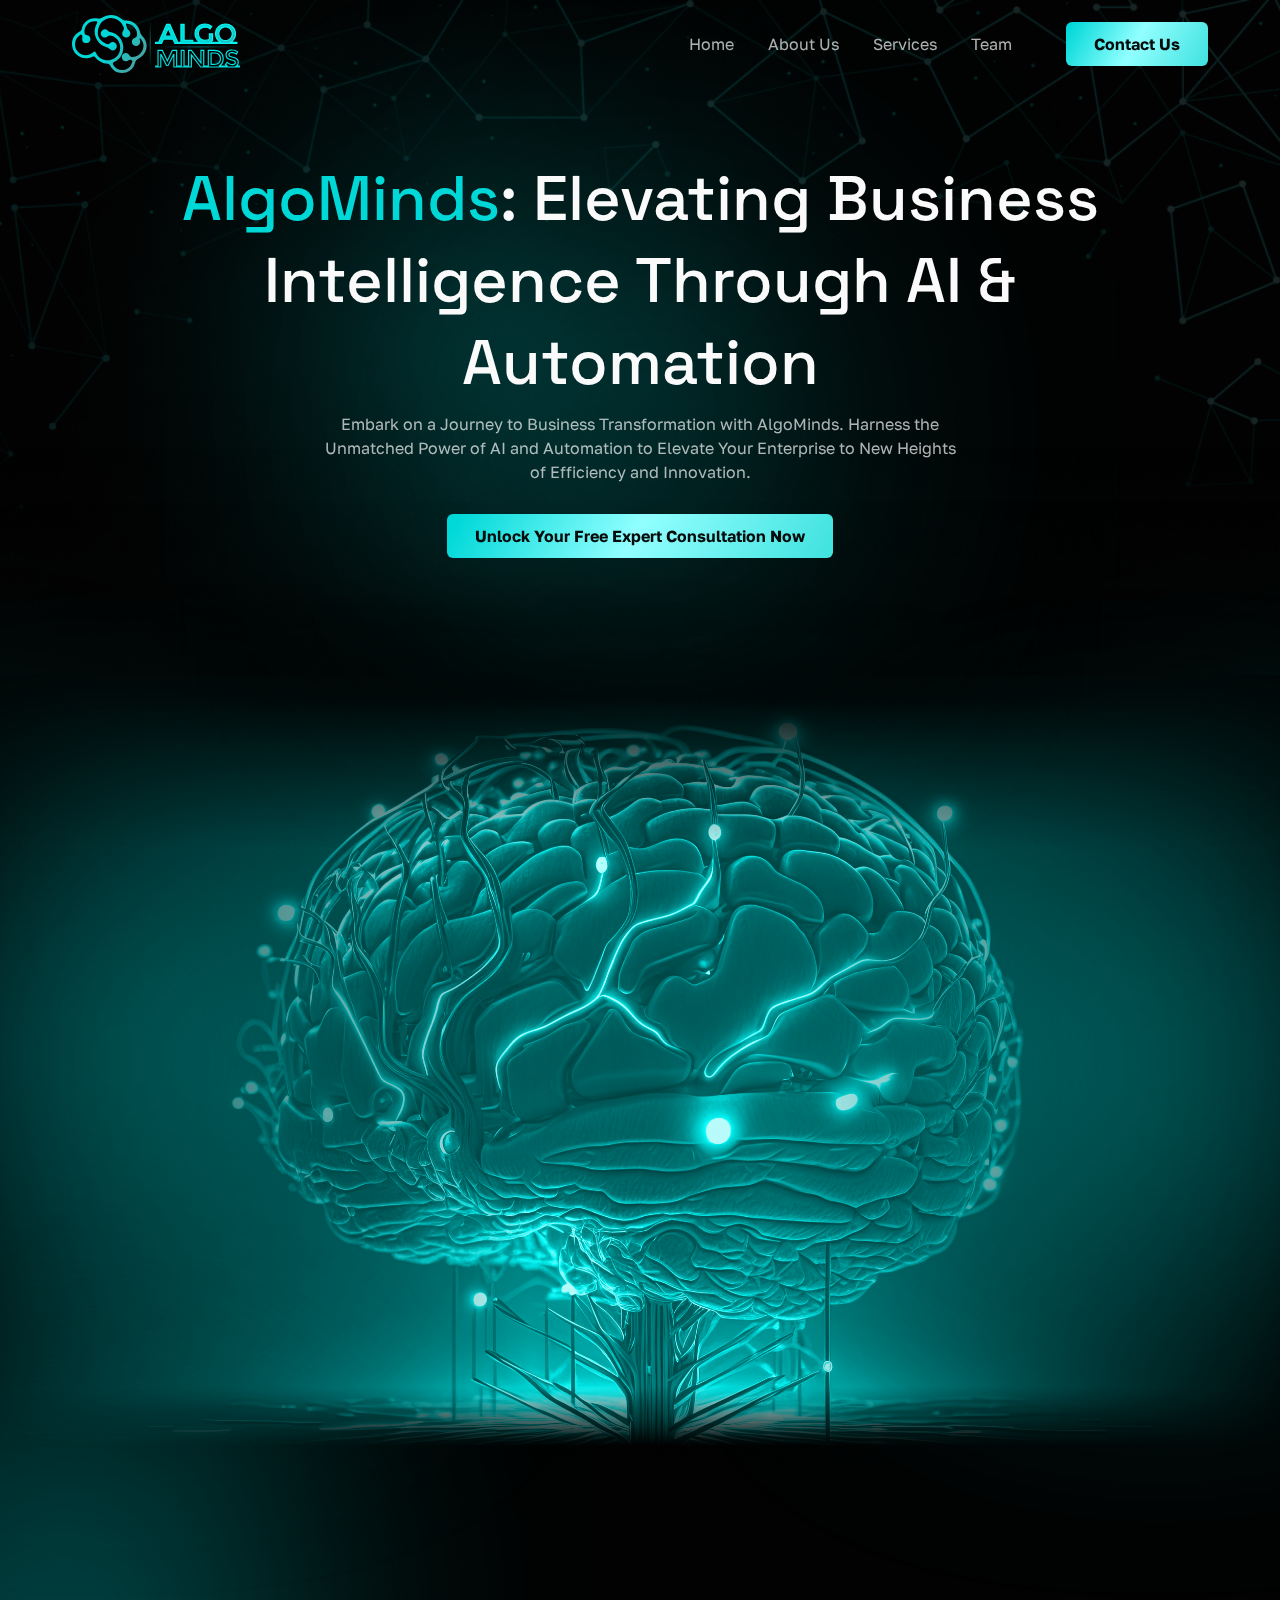
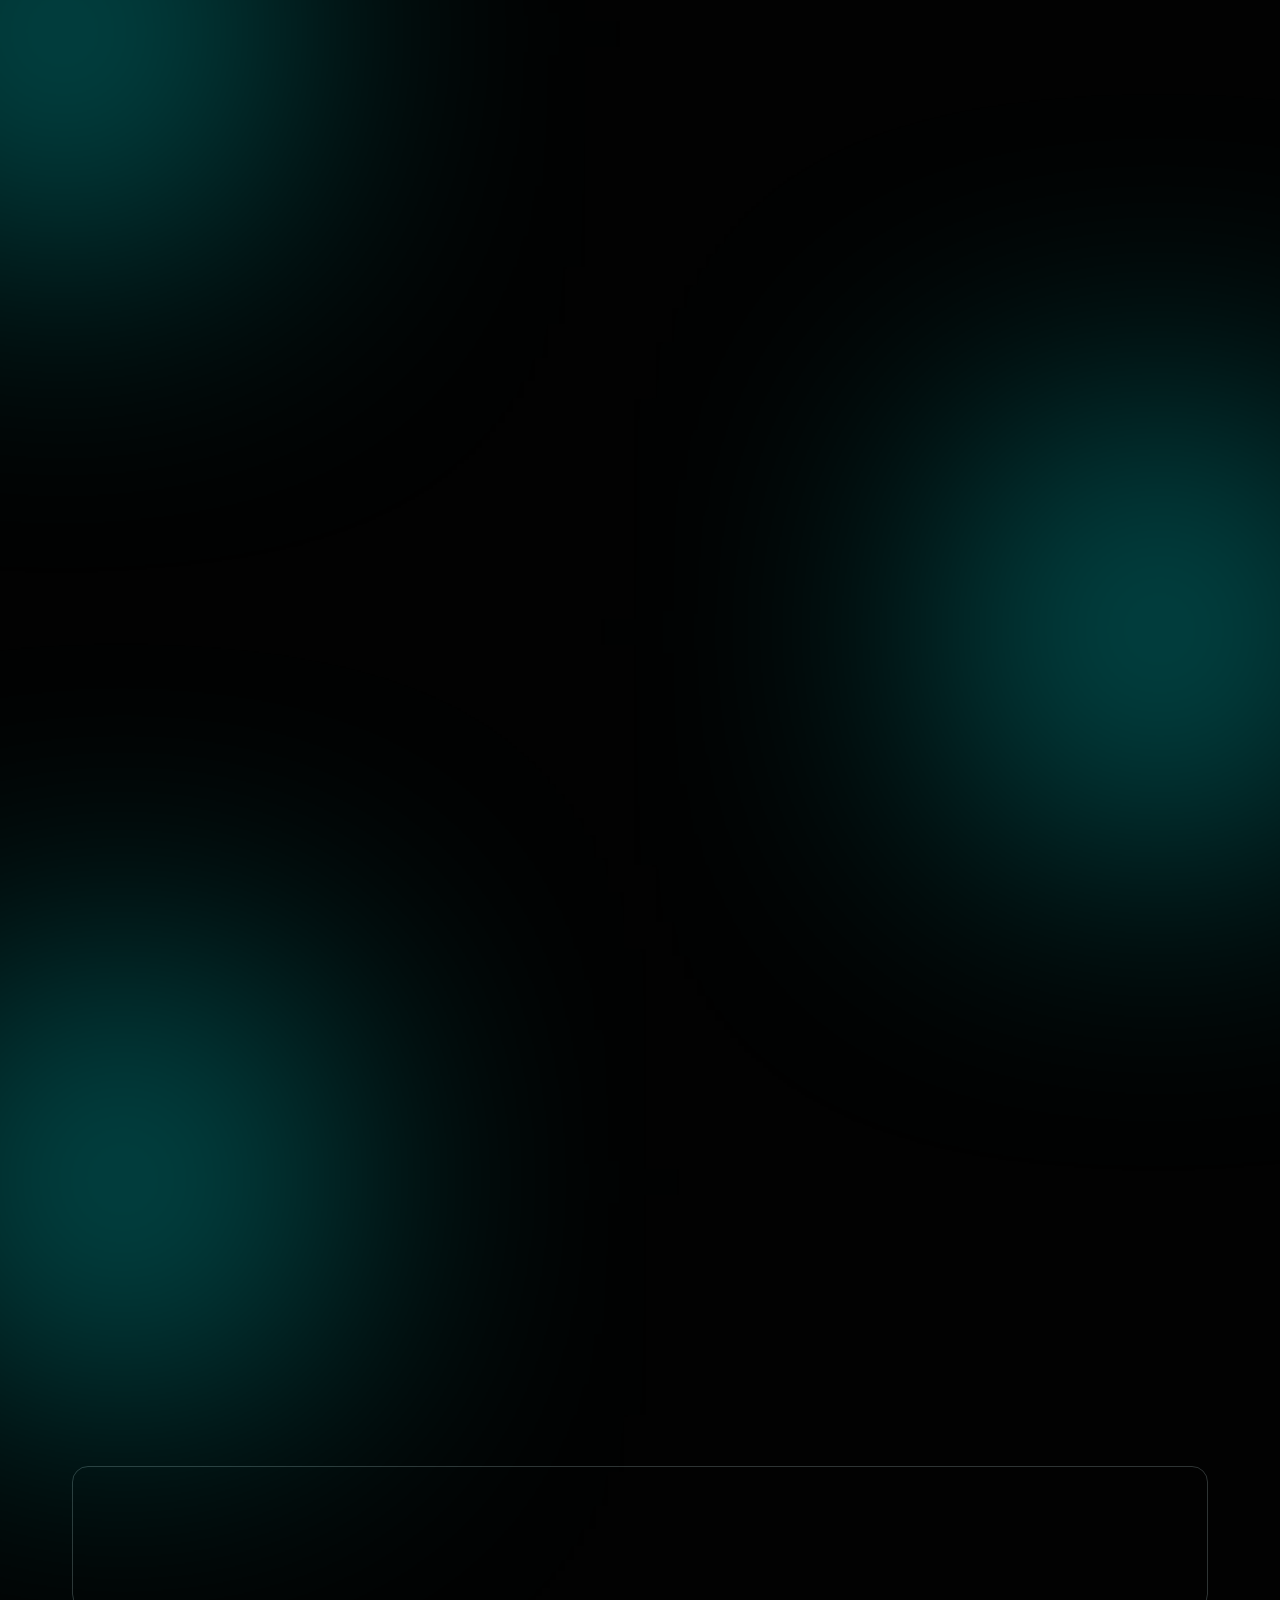
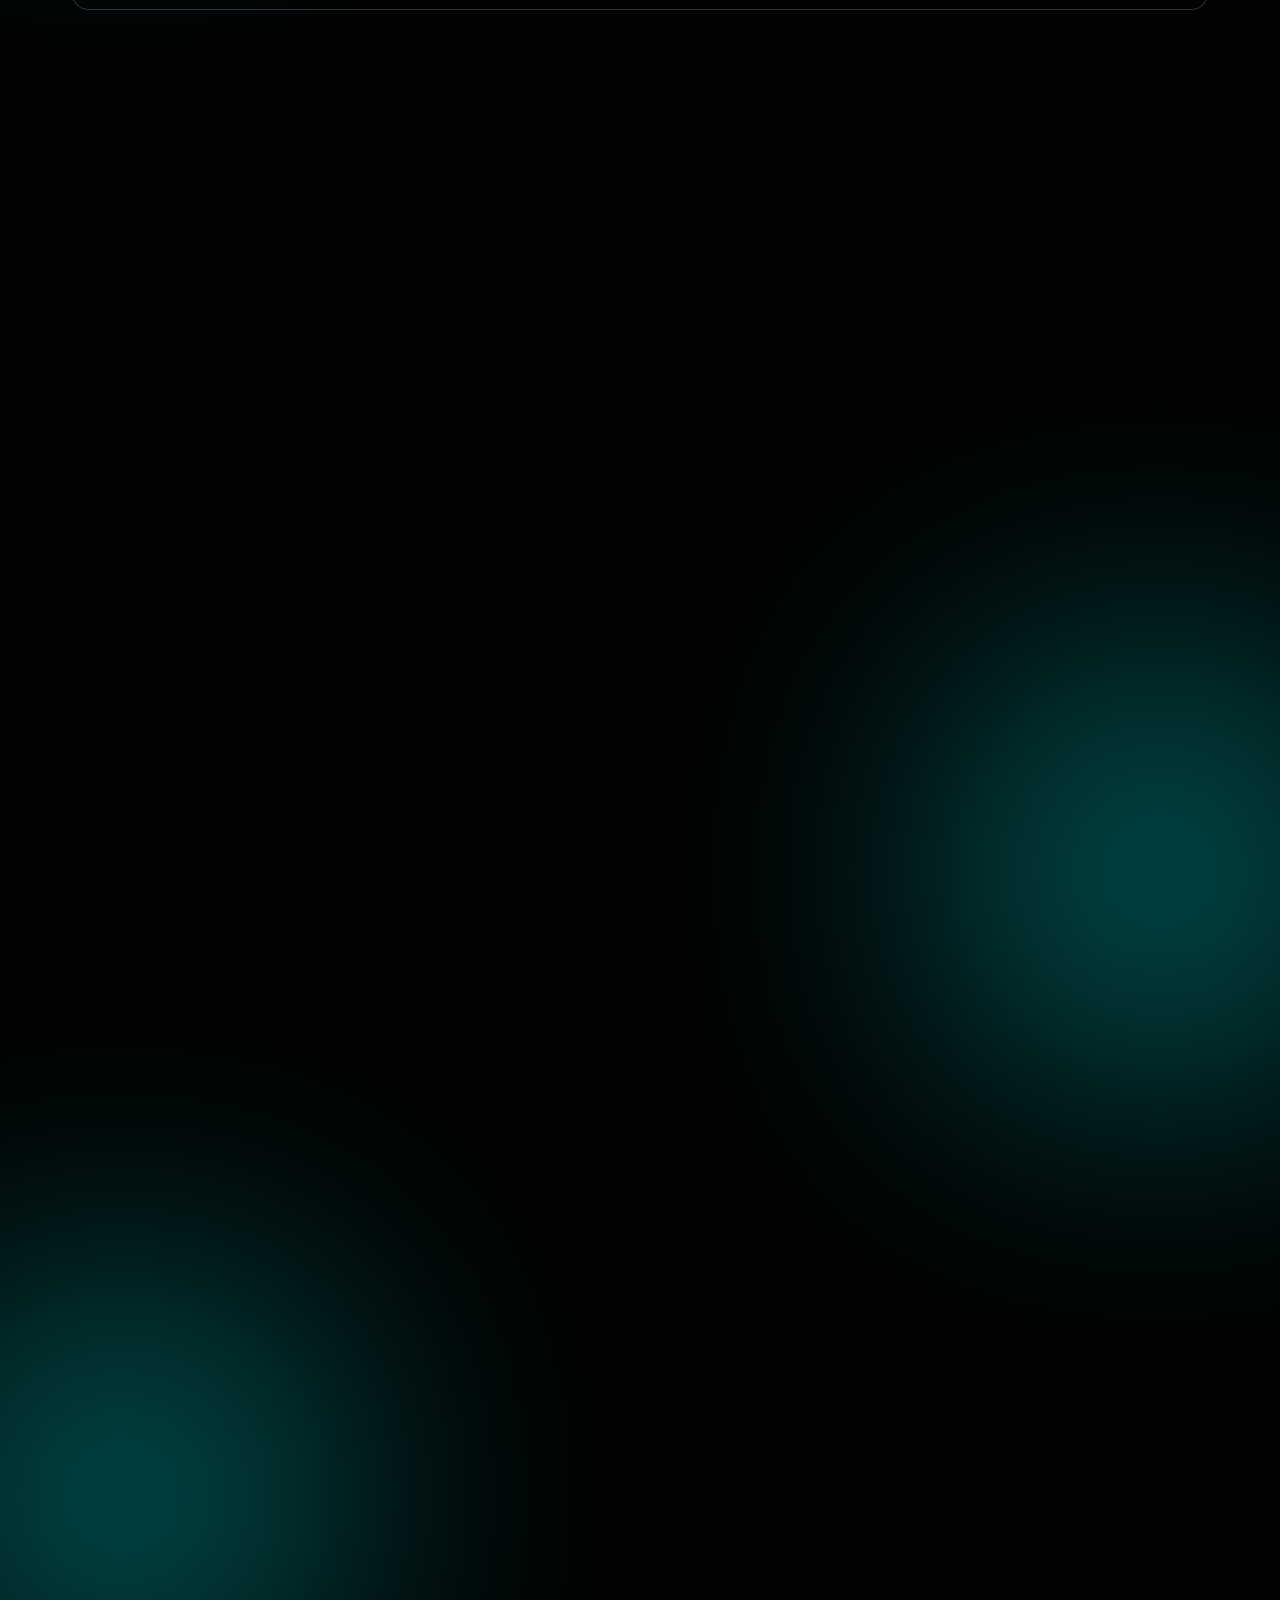
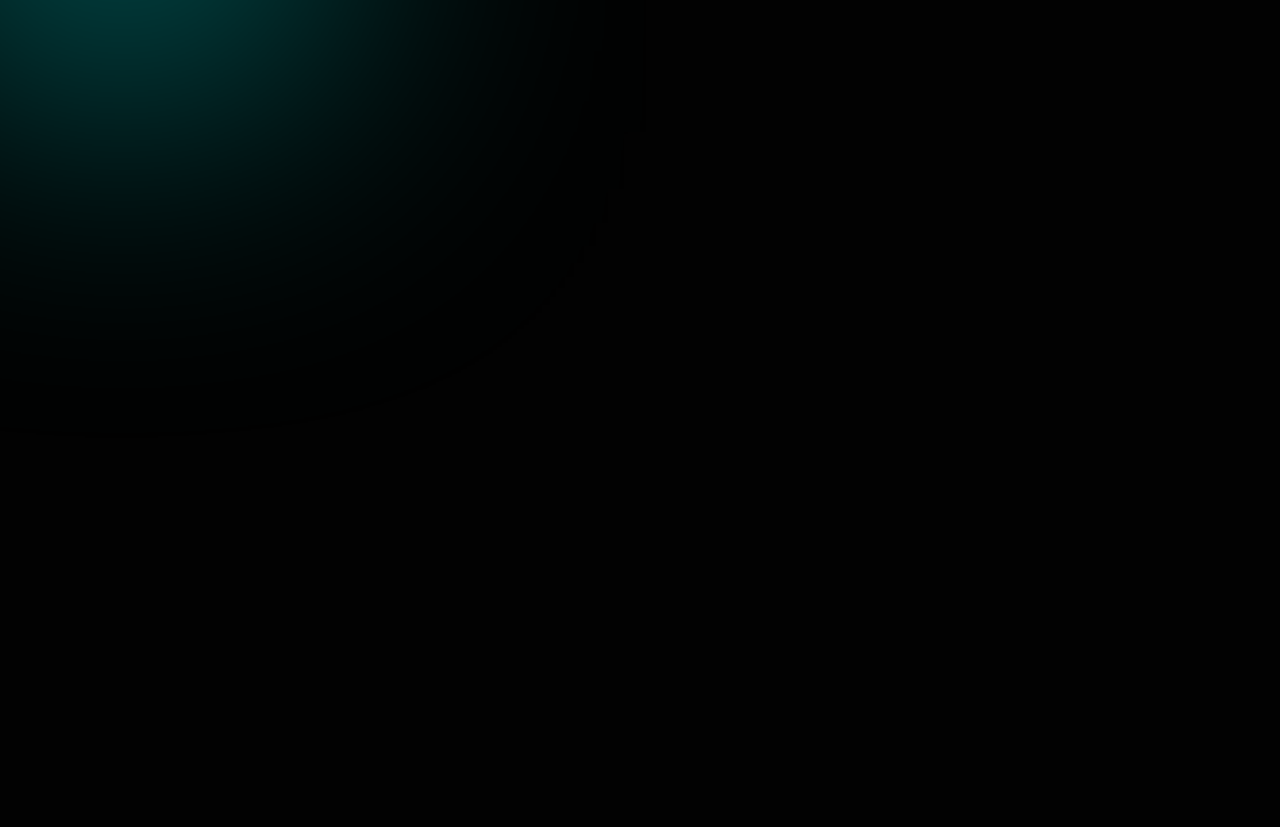
<file: index.html>
<!doctype html>
<html class="no-js" lang="">
    <head>
        <meta charset="utf-8">
        <meta http-equiv="x-ua-compatible" content="ie=edge">
        <title>home</title>
        <meta name="description" content="">
        <meta name="viewport" content="width=device-width, initial-scale=1"> 
		<link rel="shortcut icon" type="image/x-icon" href="#">
        <!-- Place favicon.ico in the root directory -->
        
		<!-- CSS here -->
        <link rel="stylesheet" href="assets/css/aos.css">
        <link rel="stylesheet" href="assets/css/bootstrap.min.css">
        <link rel="stylesheet" href="assets/css/owl.carousel.min.css"> 
        <link rel="stylesheet" href="assets/css/fontawesome.min.css">  
        <link rel="stylesheet" href="assets/css/style.css">
        <link rel="stylesheet" href="assets/css/responsive.css">
    </head>
    <body>

       
    <!-- header-area START -->
    <div class="header-area">
        <div class="container">
            <div class="row align-items-center">
                <div class="col-lg-2 col-6">
                    <div class="logo-area">
                        <a href="index.html"><img src="assets/img/Logo.svg" alt=""></a>
                    </div>
                </div>
                <div class="col-lg-10 d-none d-lg-block text-right">
                    <div class="menu-area">
                        <nav>
                            <ul id="nav">
                                <li><a href="index.html">Home</a></li>
                                <li><a href="about.html">About Us</a></li> 
                                <li><a href="services.html">Services</a></li> 
                                <li><a href="team.html">Team</a></li>  
                            </ul>
                        </nav>
                        <a href="#" class="thm_btn">Contact Us</a>
                    </div>
                </div>
                <div class="col-6 d-block d-lg-none text-center">
                    <div class="mobile_nav">
                        <div class="bar">
                            <a class="bar-icon siteBar-btn" href="#">
                                <span></span>
                            </a>
                        </div>
                    </div>
                </div>
            </div>
        </div>
    </div>
        <!-- mobile-menu START -->
        <div class="mobile-menu">
            <a href="#" class="bars siteBar-btn"><svg class="bi bi-x" width="1em" height="1em" viewBox="0 0 16 16" fill="currentColor" xmlns="http://www.w3.org/2000/svg">
                <path fill-rule="evenodd" d="M11.854 4.146a.5.5 0 010 .708l-7 7a.5.5 0 01-.708-.708l7-7a.5.5 0 01.708 0z" clip-rule="evenodd"/>
                <path fill-rule="evenodd" d="M4.146 4.146a.5.5 0 000 .708l7 7a.5.5 0 00.708-.708l-7-7a.5.5 0 00-.708 0z" clip-rule="evenodd"/>
            </svg></a> 
            <a href="#" class="thm_btn Contact">Contact Us</a>
            <nav> 
                <ul>
                    <li><a href="index.html">Home</a></li>
                    <li><a href="about.html">About Us</a></li> 
                    <li><a href="services.html">Services</a></li> 
                    <li><a href="team.html">Team</a></li>  
                </ul>
            </nav> 
        </div> 
    <!-- header-area END -->


    <main>
        


        <!--------- Section START ---------->
        <section class="hero-area ellipse">
            <div class="container ">
                <div class="row">
                    <div class="col-lg-12">
                        <div class="hero-content" data-aos="fade-up" >
                            <h1 class="title"><span>AlgoMinds</span>: Elevating Business Intelligence Through AI & Automation </h1>
                            <p>Embark on a Journey to Business Transformation with AlgoMinds. Harness the Unmatched Power of AI and Automation to Elevate Your Enterprise to New Heights of Efficiency and Innovation.</p>
                            <a href="#" class="thm_btn">Unlock Your Free Expert Consultation Now</a>
                        </div>
                    </div>
                </div>
            </div>
        </section>
        <div class="hero-img ellipse ellipseA" data-aos="fade-up" >
            <img src="assets/img/hero-img.png" alt="">
        </div>
        <!--------- Section End ---------->


        <!--------- Section START ---------->
        <section class="plane-area mb_100 ellipse">
            <div class="container">
                <div class="row">
                    <div class="col-lg-6">
                        <div class="plane_text" data-aos="fade-right" >
                            <h1>Our Mission</h1>
                            <p>"Born from the conviction that AI is more than just a technological tool—it's a catalyst for change. Our founding team of AI researchers, data scientists, and machine learning engineers is committed to making AI accessible and actionable for businesses of every scale."</p>
                            <h1>Our Vision</h1>
                            <p>"Guided by the principle that AI is not just an instrument but a transformative force, we aim to revolutionize the way businesses operate, think, and grow. We envision a future where every company can leverage AI to unlock unprecedented levels of efficiency, innovation, and sustainable growth." </p>
                            <a href="#" class="thm_btn">ABOUT US</a>
                        </div>
                    </div>
                    <div class="col-lg-6">
                        <div class="plane-img ellipse" data-aos="zoom-in" >
                            <img src="assets/img/plane-img.png" alt="">
                        </div>
                    </div>
                </div>
            </div>
        </section>
        <!--------- Section End ---------->


        <!--------- Section START ---------->
        <section class="service-area mb_100 ellipseA ellipse">
            <div class="container">
                <div class="row">
                    <div class="col-lg-12 text-center mb-4 " data-aos="fade-up" >
                        <h1 class="title">Services <br>
                            We <span>Provides</span></h1>
                    </div>
                    <div class="col-lg-3 col-md-6">
                        <div class="service-blk" data-aos="fade-up" >
                            <h4>AI-Driven Business Analytics</h4>
                            <h5>Unlock the Power of Data</h5>
                            <p>Our approach to AI strategy is rooted in the belief that every organization's journey with AI is unique.</p>
                            <i>
                                <img src="assets/img/svc-1.png" alt="">
                            </i>
                        </div>
                    </div>
                    <div class="col-lg-3 col-md-6">
                        <div class="service-blk" data-aos="fade-up" data-aos-delay="200" >
                            <h4>Automation & Workflow Optimization</h4>
                            <h5>Streamline for Success</h5>
                            <p>Eliminate bottlenecks and improve operational efficiency with our intelligent automation solutions. From automating repetitive tasks to optimizing your entire workflow, we pave the way for a more productive and cost-effective business.</p>
                            <i>
                                <img src="assets/img/svc-2.png" alt="">
                            </i>
                        </div>
                    </div>
                    <div class="col-lg-3 col-md-6">
                        <div class="service-blk" data-aos="fade-up" data-aos-delay="300" >
                            <h4>Digital Marketing & Social Media Automation</h4>
                            <h5>Connect. Engage. Convert.</h5>
                            <p>Revolutionize your digital marketing strategies with the power of AI and automation. We help you optimize your advertising campaigns, automate your social media interactions, and analyze customer data for higher conversion rates and ROI</p>
                            <i>
                                <img src="assets/img/svc-3.png" alt="">
                            </i>
                        </div>
                    </div>
                    <div class="col-lg-3 col-md-6">
                        <div class="service-blk" data-aos="fade-up" data-aos-delay="400" >
                            <h4>Custom AI Solutions</h4>
                            <h5>Tailored to Your Needs</h5>
                            <p>Got a unique problem? We've got a unique solution. Our team of AI experts work closely with you to develop custom solutions tailored to your specific challenges. From chatbots to predictive analytics, we create the tools that solve your toughest problems.</p>
                            <i>
                                <img src="assets/img/svc-4.png" alt="">
                            </i>
                        </div>
                    </div>
                    <div class="col-lg-12 text-center mt-5 mb_100">
                        <div class="" data-aos="fade-up" >
                            <a href="#" class="thm_btn">VIEW SERVICES</a>
                        </div>
                    </div>
                </div>
                <div class="svc_wrp">
                    <div class="row">
                        <div class="col-lg-4 col-md-4">
                            <div class="svc_blk" data-aos="zoom-in-up">
                                <span>8+</span>
                                <h5>Years of Experience</h5>
                            </div>
                        </div>
                        <div class="col-lg-4 col-md-4">
                            <div class="svc_blk" data-aos="zoom-in-up">
                                <span>100+</span>
                                <h5>Successful Projects</h5>
                            </div>
                        </div>
                        <div class="col-lg-4 col-md-4">
                            <div class="svc_blk" data-aos="zoom-in-up">
                                <span>100+</span>
                                <h5>Satisfied Customers</h5>
                            </div>
                        </div>
                    </div>
                </div>
            </div>
        </section>
        <!--------- Section End ---------->


        <!--------- Section START ---------->
        <section class="feedback-area mb_100">
            <div class="container">
                <div class="row">
                    <div class="col-lg-12 text-center">
                        <div class="sec_title" data-aos="fade-up" >
                            <h1 class="title">What they say</h1>
                            <p>Ipsum integer faucibus eu morbi integer. Tempus in volutpat libero mauris neque dolor pellentesque sagittis. Scelerisque tempor auctor euismod.</p>
                        </div>
                    </div>
                    <div class="col-lg-12" data-aos="zoom-in-up">
                        <div class="feedback_slider owl-carousel">
                            <div class="feedback_blk left-btm">
                                <h5>Olivia Richardson</h5>
                                <small>TechLead Corp</small>
                                <p>"I was skeptical at first, but AlgoMinds completely transformed our operational efficiency. The AI solutions they've implemented are nothing short of revolutionary for our workflow. Truly a game changer!"</p>
                            </div>
                            <div class="feedback_blk top-right">
                                <h5>Olivia Richardson</h5>
                                <small>TechLead Corp</small>
                                <p>"I was skeptical at first, but AlgoMinds completely transformed our operational efficiency. The AI solutions they've implemented are nothing short of revolutionary for our workflow. Truly a game changer!"</p>
                            </div>
                            <div class="feedback_blk right-btm">
                                <h5>Olivia Richardson</h5>
                                <small>TechLead Corp</small>
                                <p>"I was skeptical at first, but AlgoMinds completely transformed our operational efficiency. The AI solutions they've implemented are nothing short of revolutionary for our workflow. Truly a game changer!"</p>
                            </div>
                            <div class="feedback_blk left-top">
                                <h5>Olivia Richardson</h5>
                                <small>TechLead Corp</small>
                                <p>"I was skeptical at first, but AlgoMinds completely transformed our operational efficiency. The AI solutions they've implemented are nothing short of revolutionary for our workflow. Truly a game changer!"</p>
                            </div>
                            <div class="feedback_blk left-btm">
                                <h5>Olivia Richardson</h5>
                                <small>TechLead Corp</small>
                                <p>"I was skeptical at first, but AlgoMinds completely transformed our operational efficiency. The AI solutions they've implemented are nothing short of revolutionary for our workflow. Truly a game changer!"</p>
                            </div>
                            <div class="feedback_blk top-right">
                                <h5>Olivia Richardson</h5>
                                <small>TechLead Corp</small>
                                <p>"I was skeptical at first, but AlgoMinds completely transformed our operational efficiency. The AI solutions they've implemented are nothing short of revolutionary for our workflow. Truly a game changer!"</p>
                            </div>
                        </div>
                    </div>
                </div>
            </div>
        </section>
        <!--------- Section End ---------->


        <!--------- Section START ---------->
        <section class="contact-area mb_100 ellipseA">
            <div class="container">
                <div class="row">
                    <div class="col-lg-12 text-center" data-aos="zoom-in-up">
                        <div class="sec_title">
                            <h1 class="title">Get in touch</h1>
                            <p>Ipsum integer faucibus eu morbi integer. Tempus in volutpat libero mauris neque dolor pellentesque sagittis. Scelerisque tempor auctor euismod.</p>
                        </div>
                    </div>
                    <div class="col-lg-5">
                        <div class="map" data-aos="fade-right" >
                            <iframe width="100%" height="465" frameborder="0" scrolling="no" marginheight="0" marginwidth="0" src="https://maps.google.com/maps?width=100%25&amp;height=465&amp;hl=en&amp;q=1%20Grafton%20Street,%20Dublin,%20Ireland+(My%20Business%20Name)&amp;t=p&amp;z=14&amp;ie=UTF8&amp;iwloc=B&amp;output=embed"><a href="https://www.maps.ie/population/">Population Estimator map</a></iframe>
                        </div>
                    </div>
                    <div class="col-lg-7">
                        <form action="" data-aos="fade-up" >
                            <div class="contact-form">
                                <div class="row">
                                    <div class="col-lg-12">
                                        <h4>Let’s Chat</h4>
                                    </div>
                                    <div class="col-lg-6">
                                        <div class="input_blk">
                                            <input type="text" placeholder="Full Name">
                                        </div>
                                    </div>
                                    <div class="col-lg-6">
                                        <div class="input_blk">
                                            <input type="text" placeholder="Company">
                                        </div>
                                    </div>
                                    <div class="col-lg-6">
                                        <div class="input_blk">
                                            <input type="text" placeholder="Email">
                                        </div>
                                    </div>
                                    <div class="col-lg-6">
                                        <div class="input_blk">
                                            <input type="text" placeholder="Phone No.">
                                        </div>
                                    </div>
                                    <div class="col-lg-12">
                                        <div class="input_blk textarea">
                                            <textarea name=""  placeholder="Your Message..."></textarea>
                                        </div>
                                    </div>
                                    <div class="col-lg-12">
                                        <a href=" " class="thm_btn">SEND MESSAGE</a>
                                    </div>
                                </div>
                            </div>
                        </form>
                    </div>
                </div>
            </div>
        </section>
        <!--------- Section End ---------->
        
        
       

        <!--------- Section START ---------->
        <section class="newletter-area mb_100 ellipse">
            <div class="container">
                <div class="row">
                    <div class="col-lg-12">
                        <div class="newletter_wrp" data-aos="zoom-in-up">
                            <h1>What Are You Waiting For?</h1>
                            <p>"Seize the future today with AlgoMinds. Don't let innovation pass you by. Join businesses just like yours who are transforming their operations, boosting efficiency, and skyrocketing their ROI with our cutting-edge AI and automation solutions."</p>
                            <div class="mail_box">
                                <input type="text" placeholder="Email here...">
                                <a href="#">SUBMIT</a>
                            </div>
                        </div>
                    </div>
                </div>
            </div>
        </section>
        <!--------- Section End ---------->






    </main>


    <!---------footer Section START ---------->
    <footer class="footer-area ellipseA" data-aos="fade-up" >
        <div class="container">
            <div class="row">
                <div class="col-lg-5">
                    <div class="footer_left">
                        <a href="#"><img src="assets/img/Logo.svg" alt=""></a>
                        <p>Join us on the journey to embrace the future. Experience the transformational impact of AI and automation with Algominds.</p>
                    </div>
                </div>
                <div class="col-lg-7">
                    <div class="footer_nav">
                        <ul>
                            <li>
                                <h5>Main Menu</h5>
                            </li>
                            <li><a href="index.html">Home</a></li>
                            <li><a href="about.html">About Us</a></li> 
                            <li><a href="services.html">Services</a></li> 
                            <li><a href="team.html">Team</a></li>  
                        </ul>
                        <ul>
                            <li>
                                <h5>Legal</h5>
                            </li>
                            <li><a href="conditions.html">Terms </a></li>
                            <li><a href="Privacy-Policy.html">Privacy</a></li>
                        </ul>
                        <ul>
                            <li>
                                <h5>Contact Info</h5>
                            </li>
                            <li><a href="mailto:info@algomind.com"><i class="fas fa-envelope"></i> info@algomind.com</a></li>
                        </ul>
                    </div>
                </div>
                <div class="col-lg-12">
                    <div class="footer_btm">
                        <p>© Algominds 2023. All Rights Reserved.</p>
                    </div>
                </div>
            </div>
        </div>
    </footer>
    <!---------footer Section End ---------->


		<!-- JS here --> 
        <script src="assets/js/jquery-3.4.1.min.js"></script>
        <script src="assets/js/popper.min.js"></script>
        <script src="assets/js/bootstrap.min.js"></script>
        <script src="assets/js/owl.carousel.min.js"></script> 
        <script src="assets/js/aos.js"></script>
        <script src="assets/js/main.js"></script>
    </body>
</html>
</file>
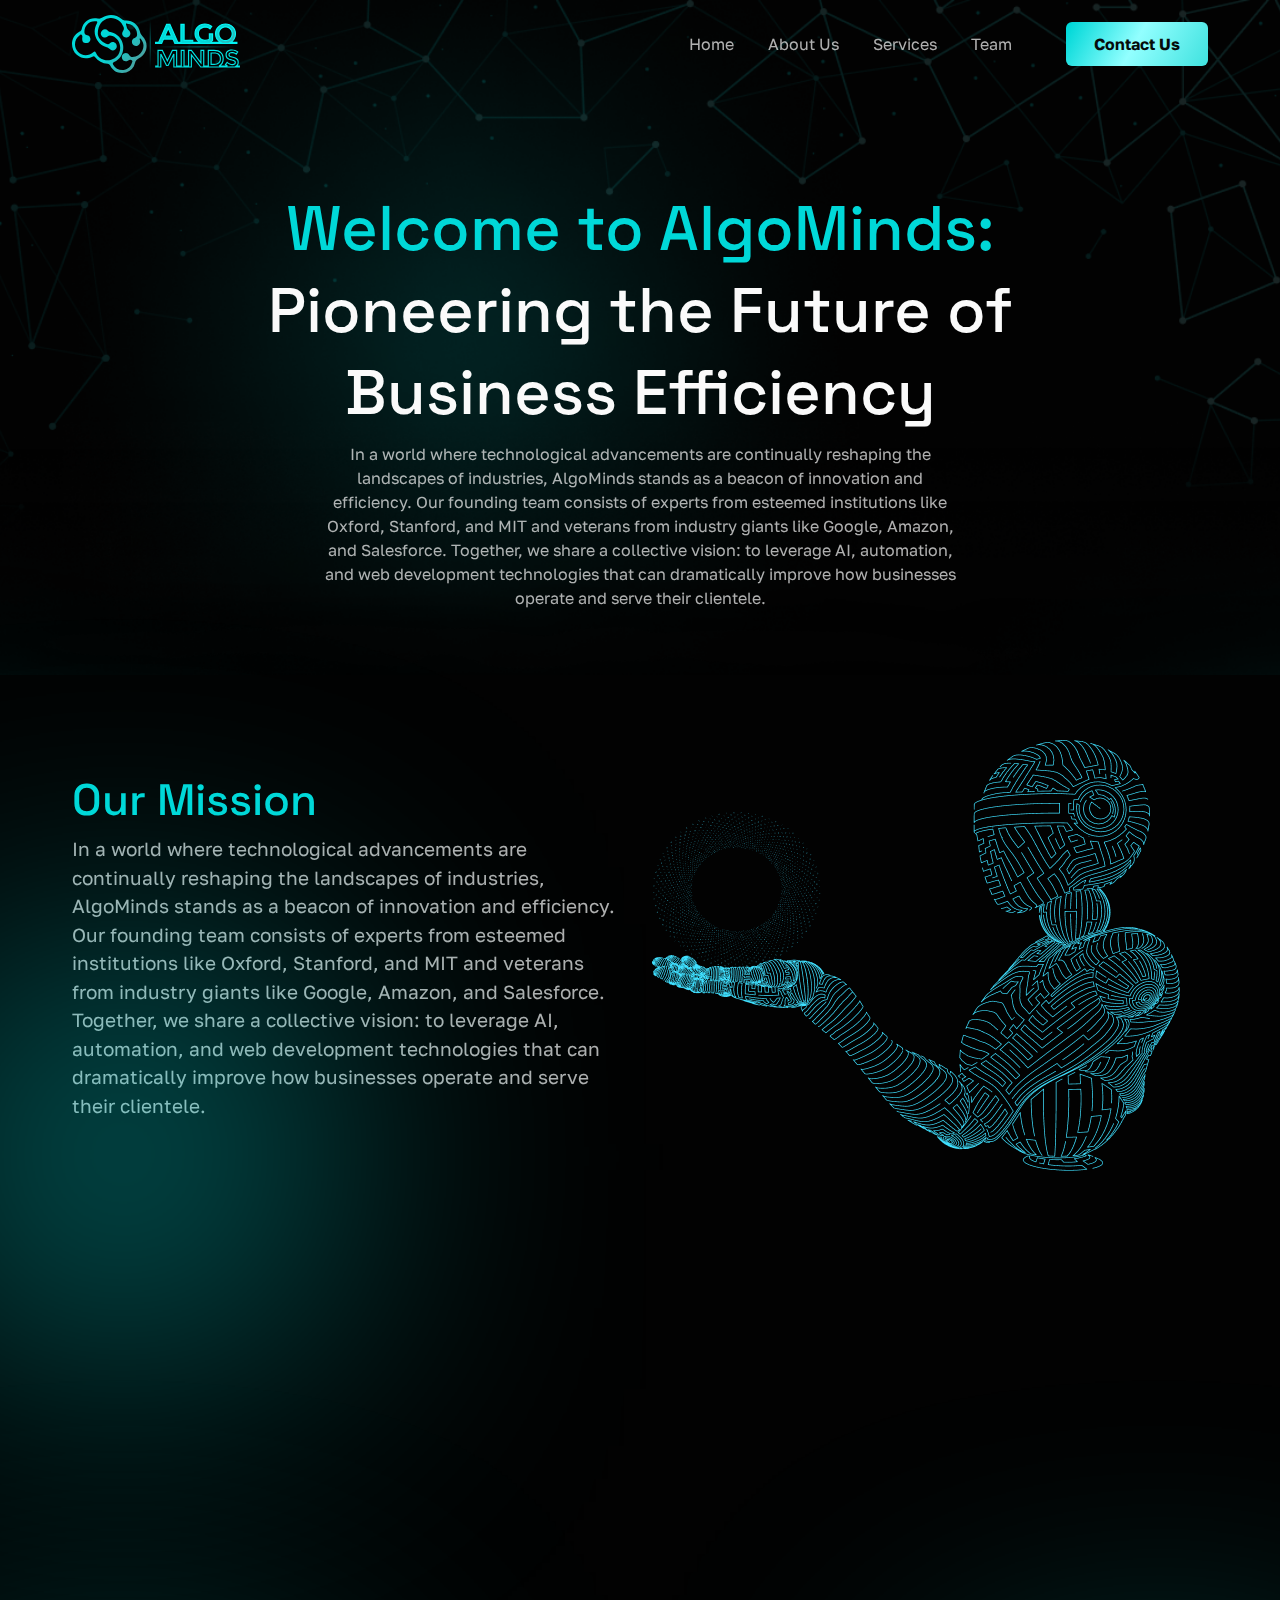
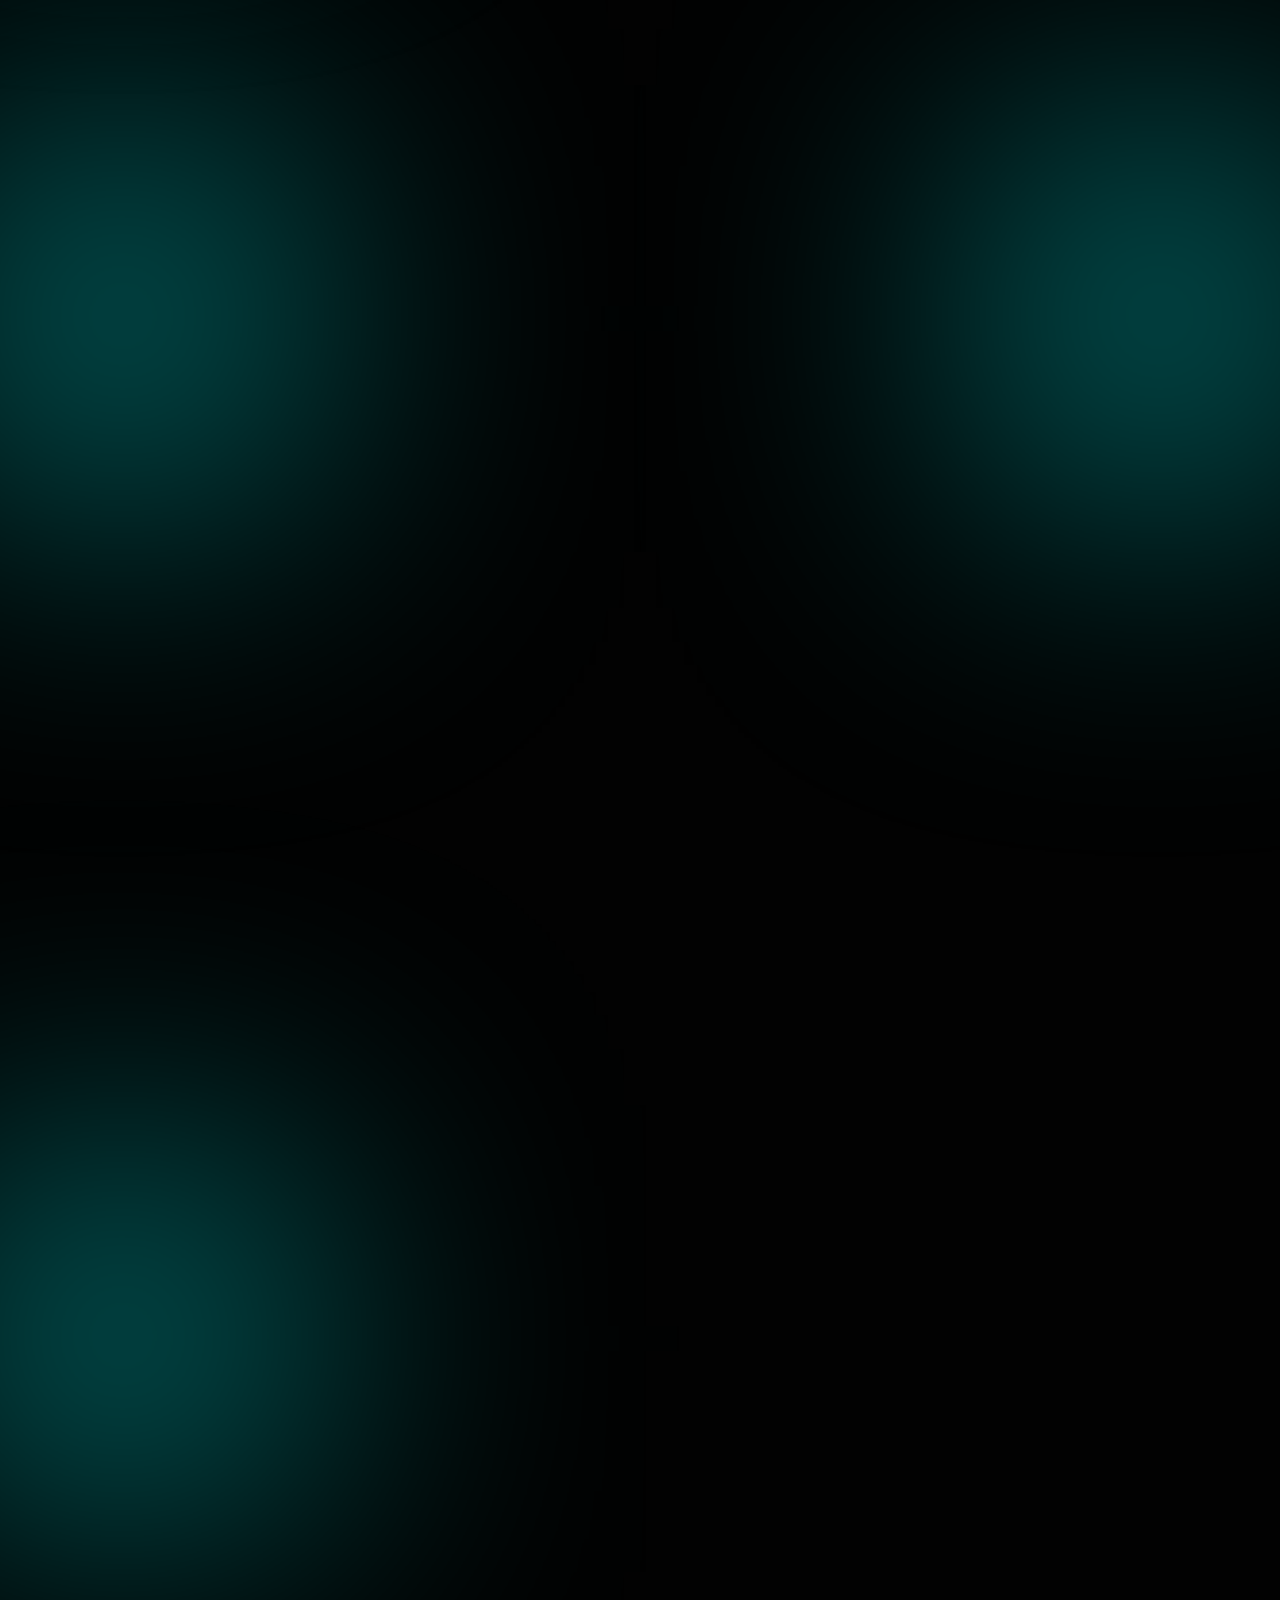
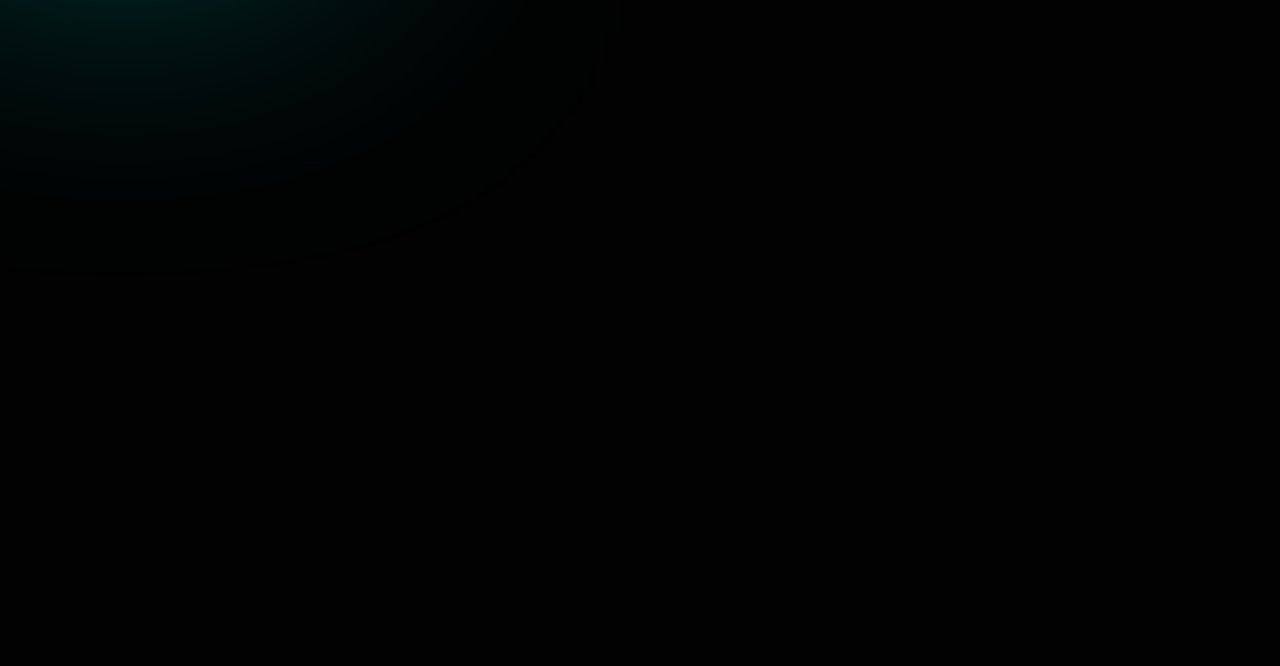
<file: about.html>
<!doctype html>
<html class="no-js" lang="">
    <head>
        <meta charset="utf-8">
        <meta http-equiv="x-ua-compatible" content="ie=edge">
        <title>About</title>
        <meta name="description" content="">
        <meta name="viewport" content="width=device-width, initial-scale=1"> 
		<link rel="shortcut icon" type="image/x-icon" href="#">
        <!-- Place favicon.ico in the root directory -->
        
		<!-- CSS here -->
        <link rel="stylesheet" href="assets/css/aos.css">
        <link rel="stylesheet" href="assets/css/bootstrap.min.css">
        <link rel="stylesheet" href="assets/css/owl.carousel.min.css"> 
        <link rel="stylesheet" href="assets/css/fontawesome.min.css">  
        <link rel="stylesheet" href="assets/css/style.css">
        <link rel="stylesheet" href="assets/css/responsive.css">
    </head>
    <body>

       
    <!-- header-area START -->
    <div class="header-area">
        <div class="container">
            <div class="row align-items-center">
                <div class="col-lg-2 col-6">
                    <div class="logo-area">
                        <a href="index.html"><img src="assets/img/Logo.svg" alt=""></a>
                    </div>
                </div>
                <div class="col-lg-10 d-none d-lg-block text-right">
                    <div class="menu-area">
                        <nav>
                            <ul id="nav">
                                <li><a href="index.html">Home</a></li>
                                <li><a href="about.html">About Us</a></li> 
                                <li><a href="services.html">Services</a></li> 
                                <li><a href="team.html">Team</a></li>  
                            </ul>
                        </nav>
                        <a href="#" class="thm_btn">Contact Us</a>
                    </div>
                </div>
                <div class="col-6 d-block d-lg-none text-center">
                    <div class="mobile_nav">
                        <div class="bar">
                            <a class="bar-icon siteBar-btn" href="#">
                                <span></span>
                            </a>
                        </div>
                    </div>
                </div>
            </div>
        </div>
    </div>
        <!-- mobile-menu START -->
        <div class="mobile-menu">
            <a href="#" class="bars siteBar-btn"><svg class="bi bi-x" width="1em" height="1em" viewBox="0 0 16 16" fill="currentColor" xmlns="http://www.w3.org/2000/svg">
                <path fill-rule="evenodd" d="M11.854 4.146a.5.5 0 010 .708l-7 7a.5.5 0 01-.708-.708l7-7a.5.5 0 01.708 0z" clip-rule="evenodd"/>
                <path fill-rule="evenodd" d="M4.146 4.146a.5.5 0 000 .708l7 7a.5.5 0 00.708-.708l-7-7a.5.5 0 00-.708 0z" clip-rule="evenodd"/>
            </svg></a> 
            <a href="#" class="thm_btn Contact">Contact Us</a>
            <nav> 
                <ul>
                    <li><a href="index.html">Home</a></li>
                    <li><a href="about.html">About Us</a></li> 
                    <li><a href="services.html">Services</a></li> 
                    <li><a href="team.html">Team</a></li>  
                </ul>
            </nav> 
        </div> 
    <!-- header-area END -->


    <main>
        

        <!--------- Section START ---------->
        <section class="future-area mt_100 mb_150">
            <div class="container">
                <div class="row">
                    <div class="col-lg-12 text-center">
                        <div class="sec_title" data-aos="fade-up" >
                            <h1 class="title">
                                <span>Welcome to AlgoMinds:</span> <br> Pioneering the Future of <br> Business Efficiency
                            </h1>
                            <p>In a world where technological advancements are continually reshaping the landscapes of industries, AlgoMinds stands as a beacon of innovation and efficiency. Our founding team consists of experts from esteemed institutions like Oxford, Stanford, and MIT and veterans from industry giants like Google, Amazon, and Salesforce. Together, we share a collective vision: to leverage AI, automation, and web development technologies that can dramatically improve how businesses operate and serve their clientele.
                            </p>
                        </div>
                    </div>
                </div>
                <div class="row">
                    <div class="col-lg-6">
                        <div class="future_text" data-aos="fade-left" >
                            <h1>Our Mission</h1>
                            <p>In a world where technological advancements are continually reshaping the landscapes of industries, AlgoMinds stands as a beacon of innovation and efficiency. Our founding team consists of experts from esteemed institutions like Oxford, Stanford, and MIT and veterans from industry giants like Google, Amazon, and Salesforce. Together, we share a collective vision: to leverage AI, automation, and web development technologies that can dramatically improve how businesses operate and serve their clientele.</p>
                        </div>
                    </div>
                    <div class="col-lg-6">
                        <div class="future_img" data-aos="fade-right" >
                            <img src="assets/img/future-1.png" alt="">
                        </div>
                    </div>
                </div>
                <div class="row">
                    <div class="col-lg-6">
                        <div class="future_img" data-aos="fade-left" >
                            <img src="assets/img/future-2.png" alt="">
                        </div>
                    </div>
                    <div class="col-lg-6">
                        <div class="future_text" data-aos="fade-up" >
                            <h1>Our Vision</h1>
                            <p>Our vision stems from the belief that every organization can reach its zenith of efficiency and customer satisfaction by smartly integrating modern technological solutions. Our role is to act as catalysts in this transformative journey, offering cutting-edge solutions tailored to your business needs.
                            </p>
                        </div>
                    </div>
                </div>
            </div>
        </section>
        <!--------- Section End ---------->

        <!--------- Section START ---------->
        <section class="Services-area mt_100 mb_100 ellipse ellipseA">
            <div class="container">
                <div class="row">
                    <div class="col-lg-12 text-center mb_50" data-aos="fade-up" >
                        <h1 class="title"><span>Services</span></h1>
                        <p>We provide a complete set of services that could tailor all of your needs</p>
                    </div>
                    <div class="col-lg-12">
                        <div class="Services_v2">
                            <div class="svc2_blk" data-aos="fade-up"  >
                                <i>
                                    <img src="assets/img/svc-2-1.svg" alt="">
                                </i>
                                <h3>Artificial Intelligence Solutions</h3>
                                <p>Harness the power of AI to automate processes, glean valuable insights, and deliver exceptional customer experiences. From predictive analytics to chatbot development, our AI solutions are crafted to drive innovation and efficiency.</p>
                            </div>
                            <div class="svc2_blk" data-aos="fade-up" data-aos-delay="200" >
                                <i>
                                    <img src="assets/img/svc-2-2.svg" alt="">
                                </i>
                                <h3>Automation 
                                    Services</h3>
                                <p>Eliminate bottlenecks and improve operational efficiency with our intelligent automation solutions. From automating repetitive tasks to optimizing your entire workflow, we pave the way for a more productive and cost-effective business.</p>
                            </div>
                            <div class="svc2_blk" data-aos="fade-up" data-aos-delay="300" >
                                <i>
                                    <img src="assets/img/svc-2-3.svg" alt="">
                                </i>
                                <h3>Website Design & Development</h3>
                                <p>A stunning website is your first impression online. Our team specializes in developing visually compelling, high-performance websites that are both user-friendly and optimized for conversions.
                                </p>
                            </div>
                            <div class="svc2_blk" data-aos="fade-up" data-aos-delay="400" >
                                <i>
                                    <img src="assets/img/svc-2-4.svg" alt="">
                                </i>
                                <h3>Lead Generation Strategies</h3>
                                <p>Our targeted lead generation campaigns are designed to attract and convert high-quality leads. Utilizing SEO, PPC advertising, and data analytics, we identify opportunities to reach your ideal customers effectively.
                                </p>
                            </div>
                            <div class="svc2_blk" data-aos="fade-up" data-aos-delay="500" >
                                <i>
                                    <img src="assets/img/svc-2-5.svg" alt="">
                                </i>
                                <h3>Marketing & Advertising</h3>
                                <p>From social media campaigns to email marketing, we offer a full suite of marketing services aimed at increasing your brand's visibility and engagement. We create tailor-made marketing strategies that align with your business goals.</p>
                            </div>
                        </div>
                    </div>
                </div>
            </div>
        </section>
        <!--------- Section End ---------->

        <div class="ellipse  extra-arr"></div>



        

        <!--------- Section START ---------->
        <section class="newletter-area mb_100 ellipse">
            <div class="container">
                <div class="row">
                    <div class="col-lg-12">
                        <div class="newletter_wrp" data-aos="zoom-in-up">
                            <h1>What Are You Waiting For?</h1>
                            <p>"Seize the future today with AlgoMinds. Don't let innovation pass you by. Join businesses just like yours who are transforming their operations, boosting efficiency, and skyrocketing their ROI with our cutting-edge AI and automation solutions."</p>
                            <div class="mail_box">
                                <input type="text" placeholder="Email here...">
                                <a href="#">SUBMIT</a>
                            </div>
                        </div>
                    </div>
                </div>
            </div>
        </section>
        <!--------- Section End ---------->




    </main>

    <!---------footer Section START ---------->
    <footer class="footer-area ellipseA" data-aos="fade-up" >
        <div class="container">
            <div class="row">
                <div class="col-lg-5">
                    <div class="footer_left">
                        <a href="#"><img src="assets/img/Logo.svg" alt=""></a>
                        <p>Join us on the journey to embrace the future. Experience the transformational impact of AI and automation with Algominds.</p>
                    </div>
                </div>
                <div class="col-lg-7">
                    <div class="footer_nav">
                        <ul>
                            <li>
                                <h5>Main Menu</h5>
                            </li>
                            <li><a href="index.html">Home</a></li>
                            <li><a href="about.html">About Us</a></li> 
                            <li><a href="services.html">Services</a></li> 
                            <li><a href="team.html">Team</a></li>  
                        </ul>
                        <ul>
                            <li>
                                <h5>Legal</h5>
                            </li>
                            <li><a href="conditions.html">Terms </a></li>
                            <li><a href="Privacy-Policy.html">Privacy</a></li>
                        </ul>
                        <ul>
                            <li>
                                <h5>Contact Info</h5>
                            </li>
                            <li><a href="mailto:info@algomind.com"><i class="fas fa-envelope"></i> info@algomind.com</a></li>
                        </ul>
                    </div>
                </div>
                <div class="col-lg-12">
                    <div class="footer_btm">
                        <p>© Algominds 2023. All Rights Reserved.</p>
                    </div>
                </div>
            </div>
        </div>
    </footer>
    <!---------footer Section End ---------->

		<!-- JS here --> 
        <script src="assets/js/jquery-3.4.1.min.js"></script>
        <script src="assets/js/popper.min.js"></script>
        <script src="assets/js/bootstrap.min.js"></script>
        <script src="assets/js/owl.carousel.min.js"></script> 
        <script src="assets/js/aos.js"></script>
        <script src="assets/js/main.js"></script>
    </body>
</html>
</file>
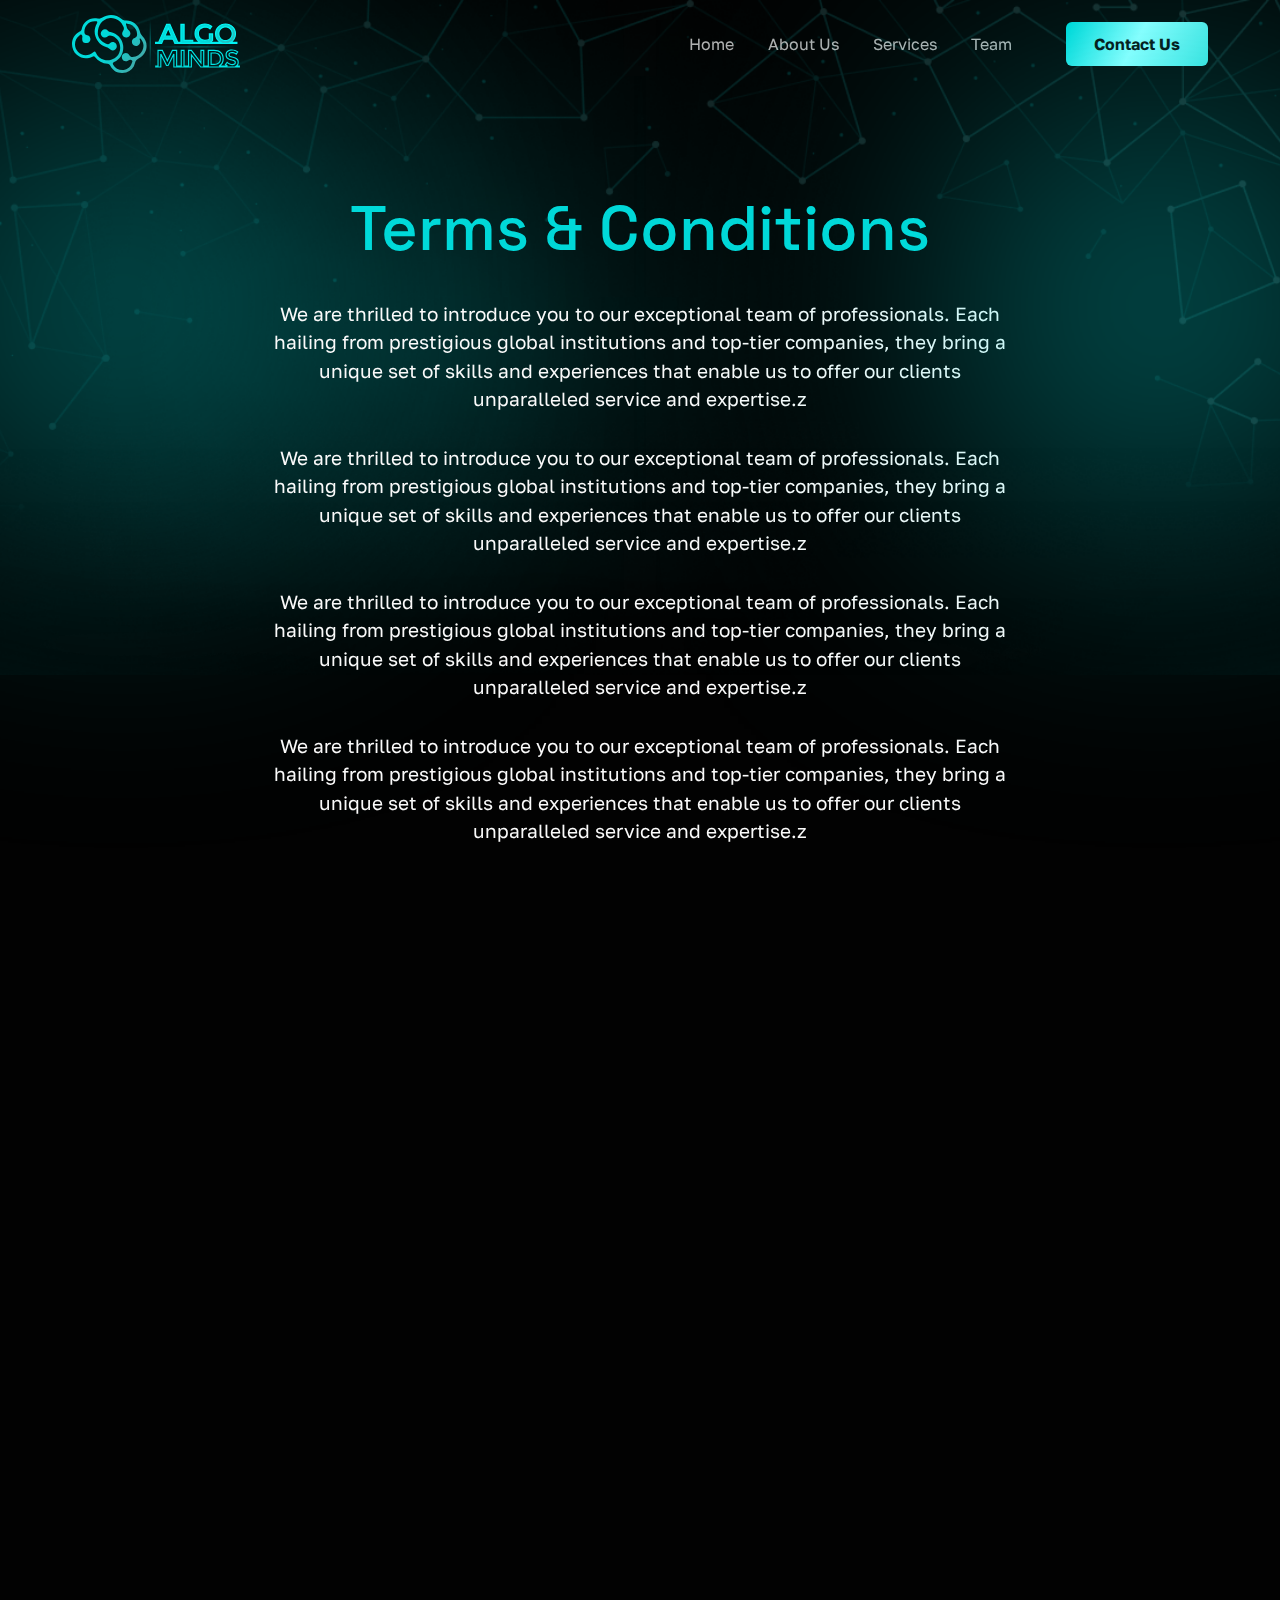
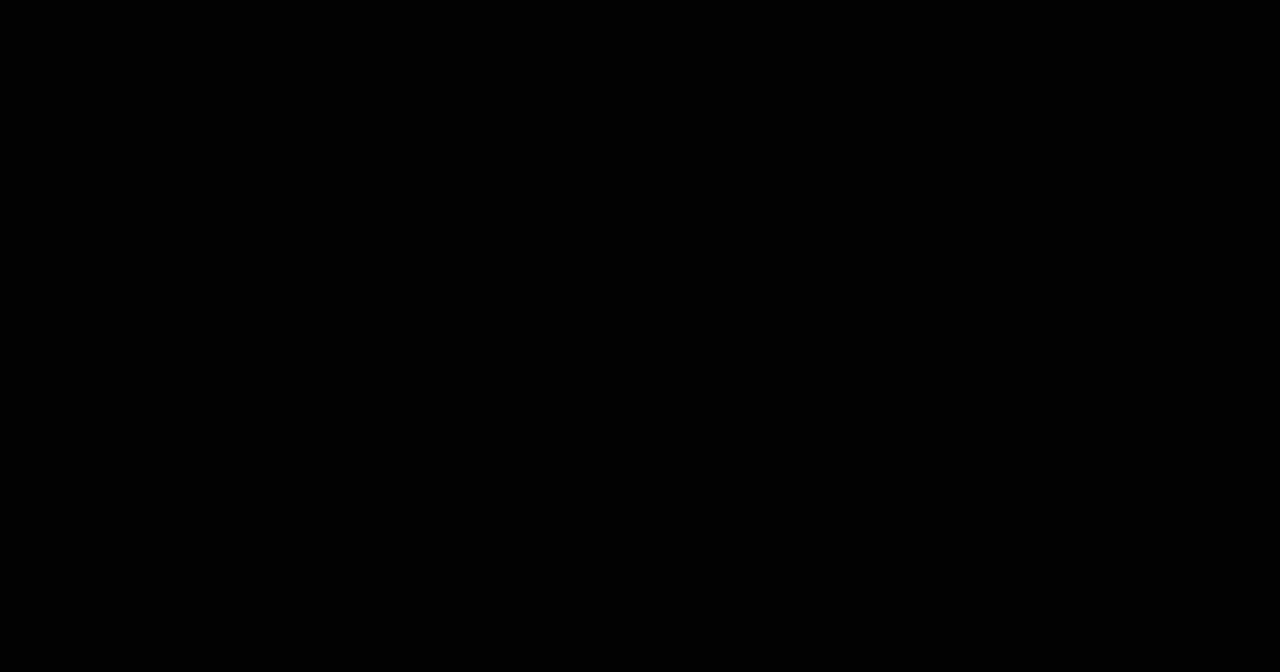
<file: conditions.html>
<!doctype html>
<html class="no-js" lang="">
    <head>
        <meta charset="utf-8">
        <meta http-equiv="x-ua-compatible" content="ie=edge">
        <title>Terms & Conditions</title>
        <meta name="description" content="">
        <meta name="viewport" content="width=device-width, initial-scale=1"> 
		<link rel="shortcut icon" type="image/x-icon" href="#">
        <!-- Place favicon.ico in the root directory -->
        
		<!-- CSS here -->
        <link rel="stylesheet" href="assets/css/aos.css">
        <link rel="stylesheet" href="assets/css/bootstrap.min.css">
        <link rel="stylesheet" href="assets/css/owl.carousel.min.css"> 
        <link rel="stylesheet" href="assets/css/fontawesome.min.css">  
        <link rel="stylesheet" href="assets/css/style.css">
        <link rel="stylesheet" href="assets/css/responsive.css">
    </head>
    <body>

       
    <!-- header-area START -->
    <div class="header-area">
        <div class="container">
            <div class="row align-items-center">
                <div class="col-lg-2 col-6">
                    <div class="logo-area">
                        <a href="index.html"><img src="assets/img/Logo.svg" alt=""></a>
                    </div>
                </div>
                <div class="col-lg-10 d-none d-lg-block text-right">
                    <div class="menu-area">
                        <nav>
                            <ul id="nav">
                                <li><a href="index.html">Home</a></li>
                                <li><a href="about.html">About Us</a></li> 
                                <li><a href="services.html">Services</a></li> 
                                <li><a href="team.html">Team</a></li>  
                            </ul>
                        </nav>
                        <a href="#" class="thm_btn">Contact Us</a>
                    </div>
                </div>
                <div class="col-6 d-block d-lg-none text-center">
                    <div class="mobile_nav">
                        <div class="bar">
                            <a class="bar-icon siteBar-btn" href="#">
                                <span></span>
                            </a>
                        </div>
                    </div>
                </div>
            </div>
        </div>
    </div>
        <!-- mobile-menu START -->
        <div class="mobile-menu">
            <a href="#" class="bars siteBar-btn"><svg class="bi bi-x" width="1em" height="1em" viewBox="0 0 16 16" fill="currentColor" xmlns="http://www.w3.org/2000/svg">
                <path fill-rule="evenodd" d="M11.854 4.146a.5.5 0 010 .708l-7 7a.5.5 0 01-.708-.708l7-7a.5.5 0 01.708 0z" clip-rule="evenodd"/>
                <path fill-rule="evenodd" d="M4.146 4.146a.5.5 0 000 .708l7 7a.5.5 0 00.708-.708l-7-7a.5.5 0 00-.708 0z" clip-rule="evenodd"/>
            </svg></a> 
            <a href="#" class="thm_btn Contact">Contact Us</a>
            <nav> 
                <ul>
                    <li><a href="index.html">Home</a></li>
                    <li><a href="about.html">About Us</a></li> 
                    <li><a href="services.html">Services</a></li> 
                    <li><a href="team.html">Team</a></li>  
                </ul>
            </nav> 
        </div> 
    <!-- header-area END -->


    <main>
        
        <!--------- terms Section START ---------->
        <section class="terms-area ellipse ellipseA">
            <div class="container">
                <div class="row">
                    <div class="col-lg-12 text-center">
                        <div class="terms_content">
                            <h1 class="title"><span>Terms & Conditions</span></h1>

                            <p data-aos="fade-up" >We are thrilled to introduce you to our exceptional team of professionals. Each hailing from prestigious global institutions and top-tier companies, they bring a unique set of skills and experiences that enable us to offer our clients unparalleled service and expertise.z</p>
                            <p data-aos="fade-up" >We are thrilled to introduce you to our exceptional team of professionals. Each hailing from prestigious global institutions and top-tier companies, they bring a unique set of skills and experiences that enable us to offer our clients unparalleled service and expertise.z</p>
                            <p data-aos="fade-up" >We are thrilled to introduce you to our exceptional team of professionals. Each hailing from prestigious global institutions and top-tier companies, they bring a unique set of skills and experiences that enable us to offer our clients unparalleled service and expertise.z</p>
                            <p data-aos="fade-up" >We are thrilled to introduce you to our exceptional team of professionals. Each hailing from prestigious global institutions and top-tier companies, they bring a unique set of skills and experiences that enable us to offer our clients unparalleled service and expertise.z</p>
                            <p data-aos="fade-up" >We are thrilled to introduce you to our exceptional team of professionals. Each hailing from prestigious global institutions and top-tier companies, they bring a unique set of skills and experiences that enable us to offer our clients unparalleled service and expertise.z</p>
                            <p data-aos="fade-up" >We are thrilled to introduce you to our exceptional team of professionals. Each hailing from prestigious global institutions and top-tier companies, they bring a unique set of skills and experiences that enable us to offer our clients unparalleled service and expertise.z</p>
                            <p data-aos="fade-up" >We are thrilled to introduce you to our exceptional team of professionals. Each hailing from prestigious global institutions and top-tier companies, they bring a unique set of skills and experiences that enable us to offer our clients unparalleled service and expertise.z</p>
                            <p data-aos="fade-up" >We are thrilled to introduce you to our exceptional team of professionals. Each hailing from prestigious global institutions and top-tier companies, they bring a unique set of skills and experiences that enable us to offer our clients unparalleled service and expertise.z</p>
                            <p data-aos="fade-up" >We are thrilled to introduce you to our exceptional team of professionals. Each hailing from prestigious global institutions and top-tier companies, they bring a unique set of skills and experiences that enable us to offer our clients unparalleled service and expertise.z</p>
                            <p data-aos="fade-up" >We are thrilled to introduce you to our exceptional team of professionals. Each hailing from prestigious global institutions and top-tier companies, they bring a unique set of skills and experiences that enable us to offer our clients unparalleled service and expertise.z</p>
                        </div>
                    </div>
                </div>
            </div>
        </section>
        <!---------terms Section End ---------->
        

    </main>

    <!---------footer Section START ---------->
    <footer class="footer-area ellipseA" data-aos="fade-up" >
        <div class="container">
            <div class="row">
                <div class="col-lg-5">
                    <div class="footer_left">
                        <a href="#"><img src="assets/img/Logo.svg" alt=""></a>
                        <p>Join us on the journey to embrace the future. Experience the transformational impact of AI and automation with Algominds.</p>
                    </div>
                </div>
                <div class="col-lg-7">
                    <div class="footer_nav">
                        <ul>
                            <li>
                                <h5>Main Menu</h5>
                            </li>
                            <li><a href="index.html">Home</a></li>
                            <li><a href="about.html">About Us</a></li> 
                            <li><a href="services.html">Services</a></li> 
                            <li><a href="team.html">Team</a></li>  
                        </ul>
                        <ul>
                            <li>
                                <h5>Legal</h5>
                            </li>
                            <li><a href="conditions.html">Terms </a></li>
                            <li><a href="Privacy-Policy.html">Privacy</a></li>
                        </ul>
                        <ul>
                            <li>
                                <h5>Contact Info</h5>
                            </li>
                            <li><a href="mailto:info@algomind.com"><i class="fas fa-envelope"></i> info@algomind.com</a></li>
                        </ul>
                    </div>
                </div>
                <div class="col-lg-12">
                    <div class="footer_btm">
                        <p>© Algominds 2023. All Rights Reserved.</p>
                    </div>
                </div>
            </div>
        </div>
    </footer>
    <!---------footer Section End ---------->

		<!-- JS here --> 
        <script src="assets/js/jquery-3.4.1.min.js"></script>
        <script src="assets/js/popper.min.js"></script>
        <script src="assets/js/bootstrap.min.js"></script>
        <script src="assets/js/owl.carousel.min.js"></script> 
        <script src="assets/js/aos.js"></script>
        <script src="assets/js/main.js"></script>
    </body>
</html>
</file>
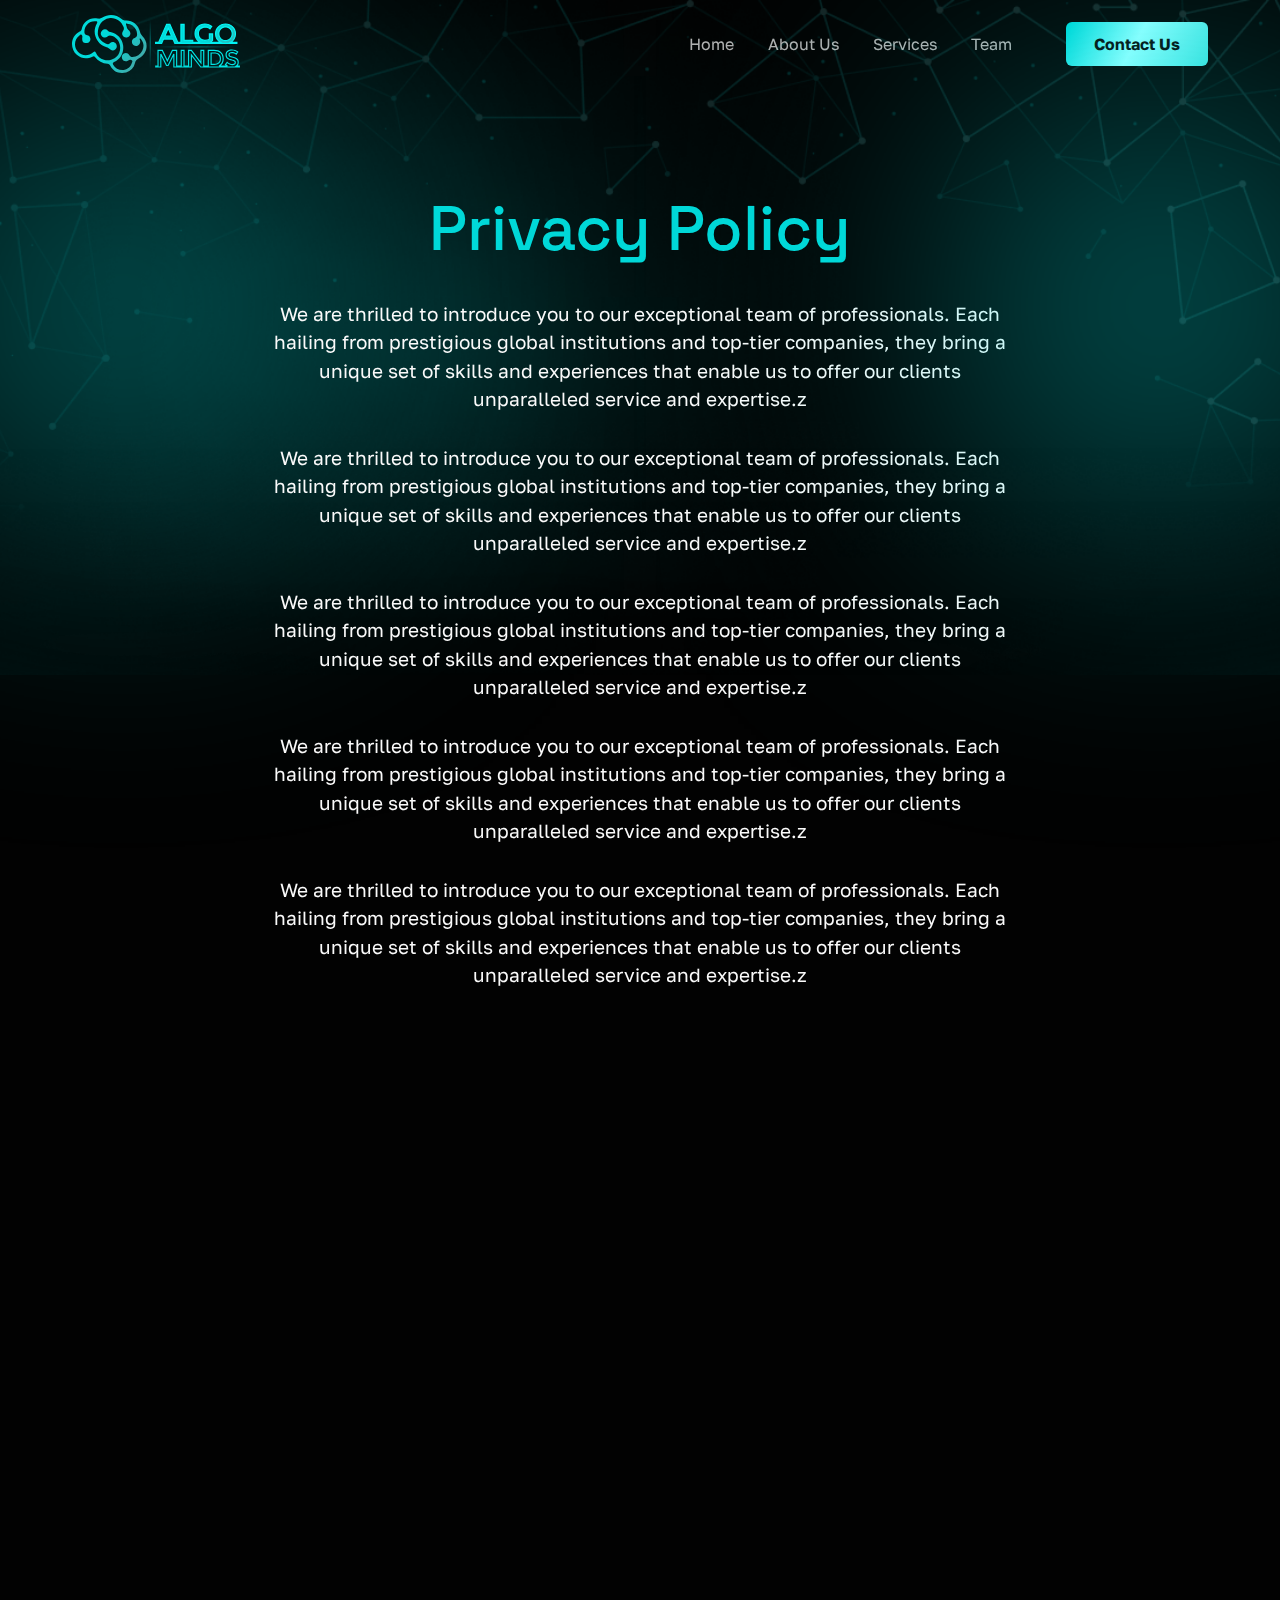
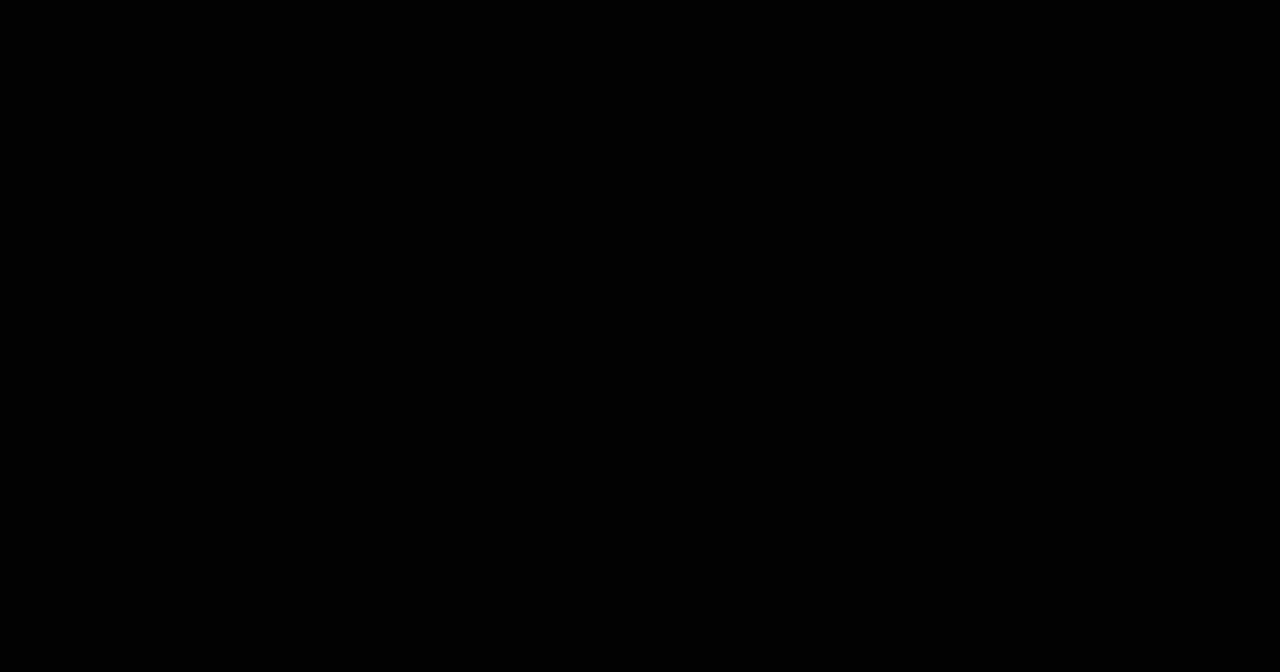
<file: Privacy-Policy.html>
<!doctype html>
<html class="no-js" lang="">
    <head>
        <meta charset="utf-8">
        <meta http-equiv="x-ua-compatible" content="ie=edge">
        <title>Privacy Policy</title>
        <meta name="description" content="">
        <meta name="viewport" content="width=device-width, initial-scale=1"> 
		<link rel="shortcut icon" type="image/x-icon" href="#">
        <!-- Place favicon.ico in the root directory -->
        
		<!-- CSS here -->
        <link rel="stylesheet" href="assets/css/aos.css">
        <link rel="stylesheet" href="assets/css/bootstrap.min.css">
        <link rel="stylesheet" href="assets/css/owl.carousel.min.css"> 
        <link rel="stylesheet" href="assets/css/fontawesome.min.css">  
        <link rel="stylesheet" href="assets/css/style.css">
        <link rel="stylesheet" href="assets/css/responsive.css">
    </head>
    <body>

       
    <!-- header-area START -->
    <div class="header-area">
        <div class="container">
            <div class="row align-items-center">
                <div class="col-lg-2 col-6">
                    <div class="logo-area">
                        <a href="index.html"><img src="assets/img/Logo.svg" alt=""></a>
                    </div>
                </div>
                <div class="col-lg-10 d-none d-lg-block text-right">
                    <div class="menu-area">
                        <nav>
                            <ul id="nav">
                                <li><a href="index.html">Home</a></li>
                                <li><a href="about.html">About Us</a></li> 
                                <li><a href="services.html">Services</a></li> 
                                <li><a href="team.html">Team</a></li>  
                            </ul>
                        </nav>
                        <a href="#" class="thm_btn">Contact Us</a>
                    </div>
                </div>
                <div class="col-6 d-block d-lg-none text-center">
                    <div class="mobile_nav">
                        <div class="bar">
                            <a class="bar-icon siteBar-btn" href="#">
                                <span></span>
                            </a>
                        </div>
                    </div>
                </div>
            </div>
        </div>
    </div>
        <!-- mobile-menu START -->
        <div class="mobile-menu">
            <a href="#" class="bars siteBar-btn"><svg class="bi bi-x" width="1em" height="1em" viewBox="0 0 16 16" fill="currentColor" xmlns="http://www.w3.org/2000/svg">
                <path fill-rule="evenodd" d="M11.854 4.146a.5.5 0 010 .708l-7 7a.5.5 0 01-.708-.708l7-7a.5.5 0 01.708 0z" clip-rule="evenodd"/>
                <path fill-rule="evenodd" d="M4.146 4.146a.5.5 0 000 .708l7 7a.5.5 0 00.708-.708l-7-7a.5.5 0 00-.708 0z" clip-rule="evenodd"/>
            </svg></a> 
            <a href="#" class="thm_btn Contact">Contact Us</a>
            <nav> 
                <ul>
                    <li><a href="index.html">Home</a></li>
                    <li><a href="about.html">About Us</a></li> 
                    <li><a href="services.html">Services</a></li> 
                    <li><a href="team.html">Team</a></li>  
                </ul>
            </nav> 
        </div> 
    <!-- header-area END -->


    <main>
        
        <!--------- terms Section START ---------->
        <section class="terms-area ellipse ellipseA">
            <div class="container">
                <div class="row">
                    <div class="col-lg-12 text-center">
                        <div class="terms_content">
                            <h1 class="title"><span>Privacy Policy</span></h1>

                            <p data-aos="fade-up" >We are thrilled to introduce you to our exceptional team of professionals. Each hailing from prestigious global institutions and top-tier companies, they bring a unique set of skills and experiences that enable us to offer our clients unparalleled service and expertise.z</p>
                            <p data-aos="fade-up" >We are thrilled to introduce you to our exceptional team of professionals. Each hailing from prestigious global institutions and top-tier companies, they bring a unique set of skills and experiences that enable us to offer our clients unparalleled service and expertise.z</p>
                            <p data-aos="fade-up" >We are thrilled to introduce you to our exceptional team of professionals. Each hailing from prestigious global institutions and top-tier companies, they bring a unique set of skills and experiences that enable us to offer our clients unparalleled service and expertise.z</p>
                            <p data-aos="fade-up" >We are thrilled to introduce you to our exceptional team of professionals. Each hailing from prestigious global institutions and top-tier companies, they bring a unique set of skills and experiences that enable us to offer our clients unparalleled service and expertise.z</p>
                            <p data-aos="fade-up" >We are thrilled to introduce you to our exceptional team of professionals. Each hailing from prestigious global institutions and top-tier companies, they bring a unique set of skills and experiences that enable us to offer our clients unparalleled service and expertise.z</p>
                            <p data-aos="fade-up" >We are thrilled to introduce you to our exceptional team of professionals. Each hailing from prestigious global institutions and top-tier companies, they bring a unique set of skills and experiences that enable us to offer our clients unparalleled service and expertise.z</p>
                            <p data-aos="fade-up" >We are thrilled to introduce you to our exceptional team of professionals. Each hailing from prestigious global institutions and top-tier companies, they bring a unique set of skills and experiences that enable us to offer our clients unparalleled service and expertise.z</p>
                            <p data-aos="fade-up" >We are thrilled to introduce you to our exceptional team of professionals. Each hailing from prestigious global institutions and top-tier companies, they bring a unique set of skills and experiences that enable us to offer our clients unparalleled service and expertise.z</p>
                            <p data-aos="fade-up" >We are thrilled to introduce you to our exceptional team of professionals. Each hailing from prestigious global institutions and top-tier companies, they bring a unique set of skills and experiences that enable us to offer our clients unparalleled service and expertise.z</p>
                            <p data-aos="fade-up" >We are thrilled to introduce you to our exceptional team of professionals. Each hailing from prestigious global institutions and top-tier companies, they bring a unique set of skills and experiences that enable us to offer our clients unparalleled service and expertise.z</p>
                        </div>
                    </div>
                </div>
            </div>
        </section>
        <!---------terms Section End ---------->
        

    </main>

    <!---------footer Section START ---------->
    <footer class="footer-area ellipseA" data-aos="fade-up" >
        <div class="container">
            <div class="row">
                <div class="col-lg-5">
                    <div class="footer_left">
                        <a href="#"><img src="assets/img/Logo.svg" alt=""></a>
                        <p>Join us on the journey to embrace the future. Experience the transformational impact of AI and automation with Algominds.</p>
                    </div>
                </div>
                <div class="col-lg-7">
                    <div class="footer_nav">
                        <ul>
                            <li>
                                <h5>Main Menu</h5>
                            </li>
                            <li><a href="index.html">Home</a></li>
                            <li><a href="about.html">About Us</a></li> 
                            <li><a href="services.html">Services</a></li> 
                            <li><a href="team.html">Team</a></li>  
                        </ul>
                        <ul>
                            <li>
                                <h5>Legal</h5>
                            </li>
                            <li><a href="conditions.html">Terms </a></li>
                            <li><a href="Privacy-Policy.html">Privacy</a></li>
                        </ul>
                        <ul>
                            <li>
                                <h5>Contact Info</h5>
                            </li>
                            <li><a href="mailto:info@algomind.com"><i class="fas fa-envelope"></i> info@algomind.com</a></li>
                        </ul>
                    </div>
                </div>
                <div class="col-lg-12">
                    <div class="footer_btm">
                        <p>© Algominds 2023. All Rights Reserved.</p>
                    </div>
                </div>
            </div>
        </div>
    </footer>
    <!---------footer Section End ---------->

		<!-- JS here --> 
        <script src="assets/js/jquery-3.4.1.min.js"></script>
        <script src="assets/js/popper.min.js"></script>
        <script src="assets/js/bootstrap.min.js"></script>
        <script src="assets/js/owl.carousel.min.js"></script> 
        <script src="assets/js/aos.js"></script>
        <script src="assets/js/main.js"></script>
    </body>
</html>
</file>
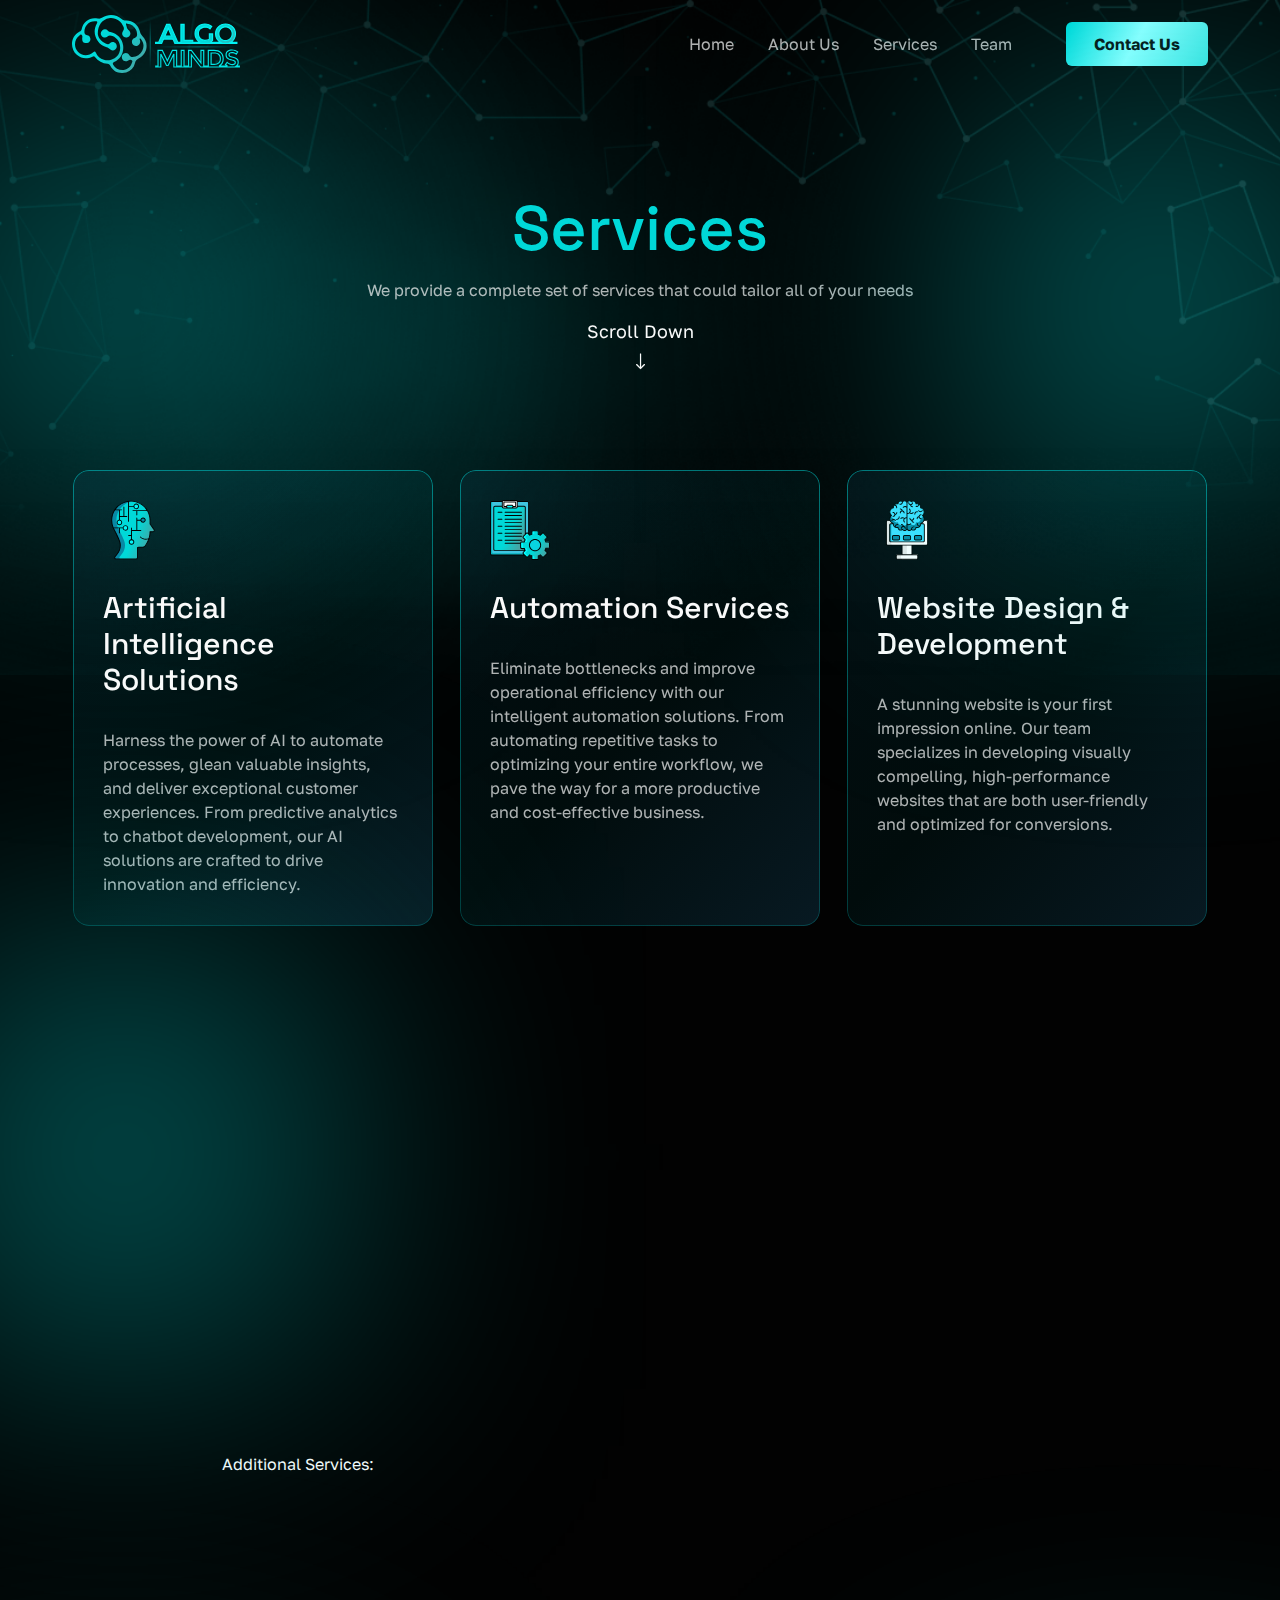
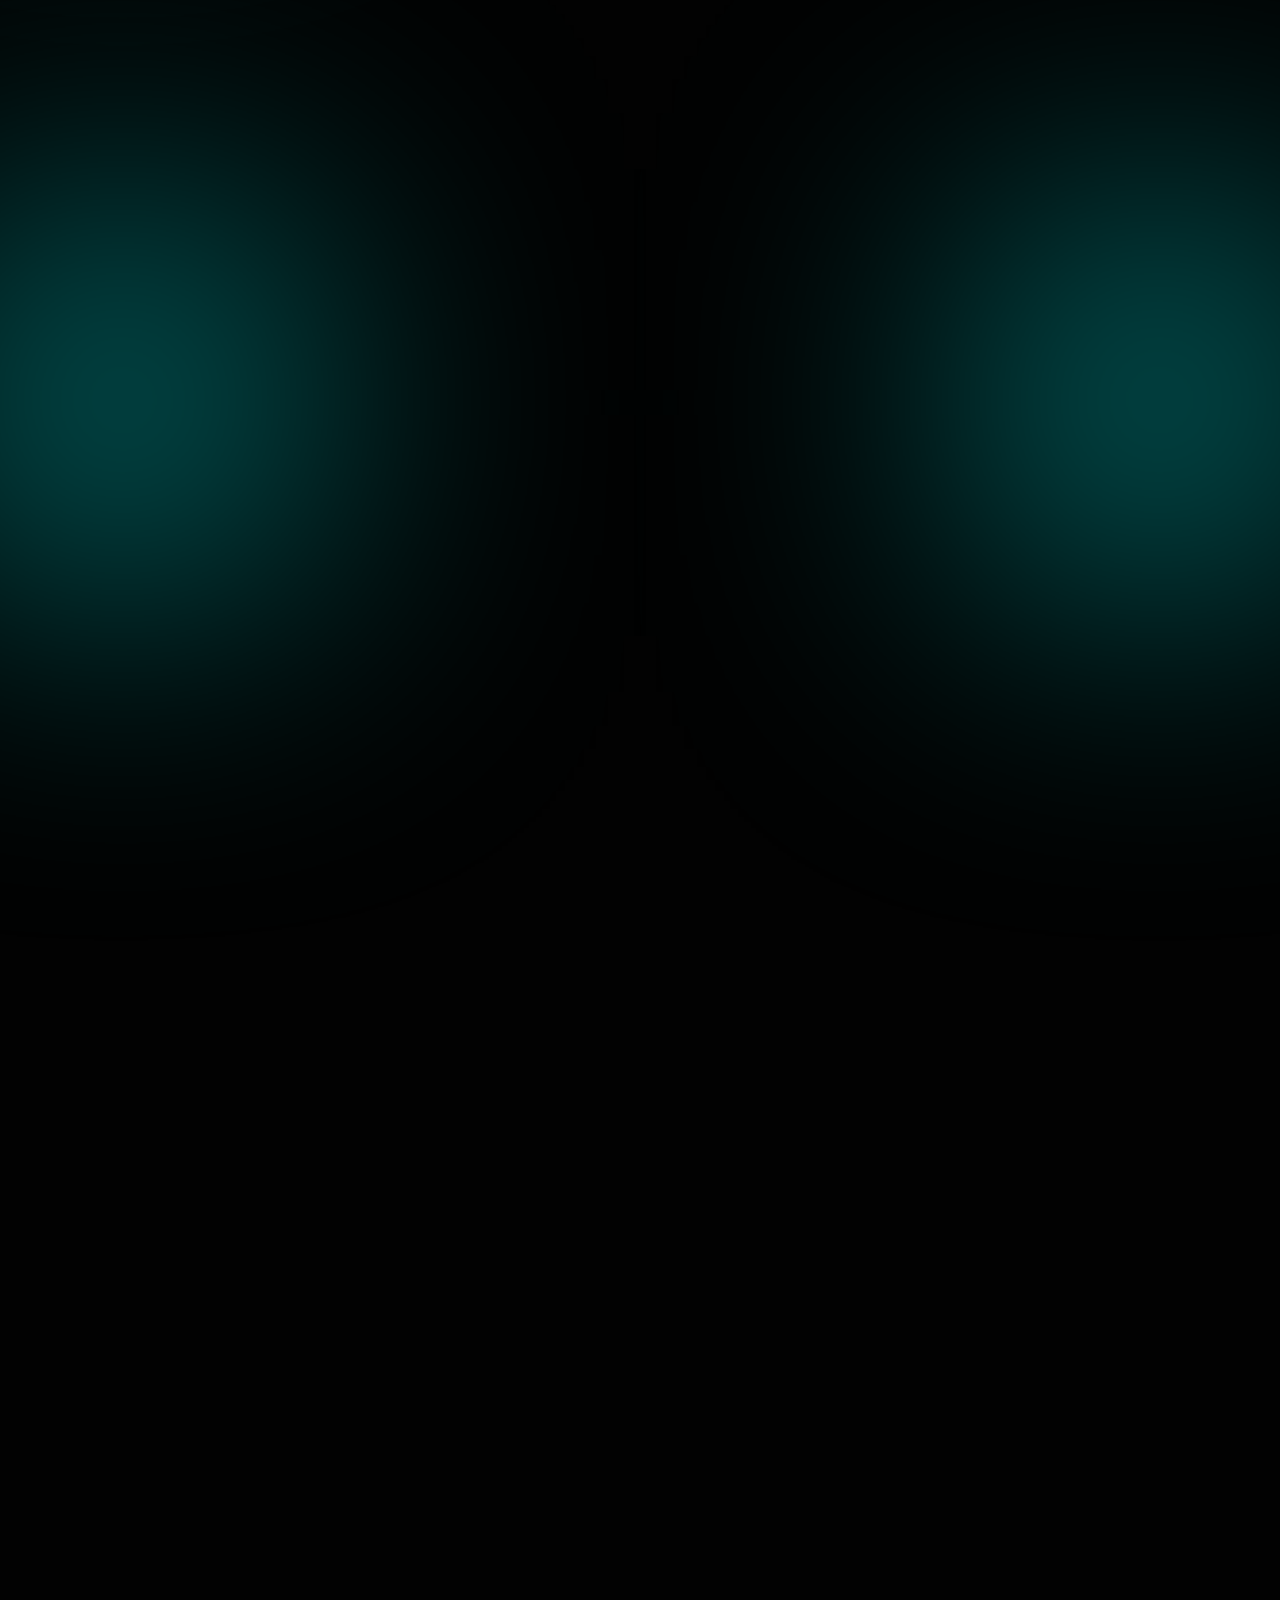
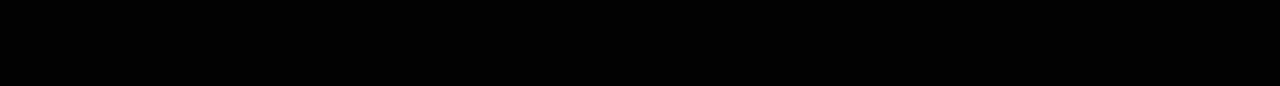
<file: services.html>
<!doctype html>
<html class="no-js" lang="">
    <head>
        <meta charset="utf-8">
        <meta http-equiv="x-ua-compatible" content="ie=edge">
        <title>Services</title>
        <meta name="description" content="">
        <meta name="viewport" content="width=device-width, initial-scale=1"> 
		<link rel="shortcut icon" type="image/x-icon" href="#">
        <!-- Place favicon.ico in the root directory -->
        
		<!-- CSS here -->
        <link rel="stylesheet" href="assets/css/aos.css">
        <link rel="stylesheet" href="assets/css/bootstrap.min.css">
        <link rel="stylesheet" href="assets/css/owl.carousel.min.css"> 
        <link rel="stylesheet" href="assets/css/fontawesome.min.css">  
        <link rel="stylesheet" href="assets/css/style.css">
        <link rel="stylesheet" href="assets/css/responsive.css">
    </head>
    <body>

       
    <!-- header-area START -->
    <div class="header-area">
        <div class="container">
            <div class="row align-items-center">
                <div class="col-lg-2 col-6">
                    <div class="logo-area">
                        <a href="index.html"><img src="assets/img/Logo.svg" alt=""></a>
                    </div>
                </div>
                <div class="col-lg-10 d-none d-lg-block text-right">
                    <div class="menu-area">
                        <nav>
                            <ul id="nav">
                                <li><a href="index.html">Home</a></li>
                                <li><a href="about.html">About Us</a></li> 
                                <li><a href="services.html">Services</a></li> 
                                <li><a href="team.html">Team</a></li>  
                            </ul>
                        </nav>
                        <a href="#" class="thm_btn">Contact Us</a>
                    </div>
                </div>
                <div class="col-6 d-block d-lg-none text-center">
                    <div class="mobile_nav">
                        <div class="bar">
                            <a class="bar-icon siteBar-btn" href="#">
                                <span></span>
                            </a>
                        </div>
                    </div>
                </div>
            </div>
        </div>
    </div>
        <!-- mobile-menu START -->
        <div class="mobile-menu">
            <a href="#" class="bars siteBar-btn"><svg class="bi bi-x" width="1em" height="1em" viewBox="0 0 16 16" fill="currentColor" xmlns="http://www.w3.org/2000/svg">
                <path fill-rule="evenodd" d="M11.854 4.146a.5.5 0 010 .708l-7 7a.5.5 0 01-.708-.708l7-7a.5.5 0 01.708 0z" clip-rule="evenodd"/>
                <path fill-rule="evenodd" d="M4.146 4.146a.5.5 0 000 .708l7 7a.5.5 0 00.708-.708l-7-7a.5.5 0 00-.708 0z" clip-rule="evenodd"/>
            </svg></a> 
            <a href="#" class="thm_btn Contact">Contact Us</a>
            <nav> 
                <ul>
                    <li><a href="index.html">Home</a></li>
                    <li><a href="about.html">About Us</a></li> 
                    <li><a href="services.html">Services</a></li> 
                    <li><a href="team.html">Team</a></li>  
                </ul>
            </nav> 
        </div> 
    <!-- header-area END -->


    <main>
        


        <!--------- Section START ---------->
        <section class="Services-area mt_100 mb_100 ellipse ellipseA">
            <div class="container">
                <div class="row">
                    <div class="col-lg-12 text-center mb_100" data-aos="fade-up" >
                        <h1 class="title"><span>Services</span></h1>
                        <p>We provide a complete set of services that could tailor all of your needs</p>
                        <div class="Scroll_btn">
                            <a href="#">
                                Scroll Down
                                <i class="fal fa-long-arrow-down"></i>
                            </a>
                        </div>
                    </div>
                    <div class="col-lg-12">
                        <div class="Services_v2">
                            <div class="svc2_blk" data-aos="fade-up"  >
                                <i>
                                    <img src="assets/img/svc-2-1.svg" alt="">
                                </i>
                                <h3>Artificial Intelligence Solutions</h3>
                                <p>Harness the power of AI to automate processes, glean valuable insights, and deliver exceptional customer experiences. From predictive analytics to chatbot development, our AI solutions are crafted to drive innovation and efficiency.</p>
                            </div>
                            <div class="svc2_blk" data-aos="fade-up" data-aos-delay="200" >
                                <i>
                                    <img src="assets/img/svc-2-2.svg" alt="">
                                </i>
                                <h3>Automation 
                                    Services</h3>
                                <p>Eliminate bottlenecks and improve operational efficiency with our intelligent automation solutions. From automating repetitive tasks to optimizing your entire workflow, we pave the way for a more productive and cost-effective business.</p>
                            </div>
                            <div class="svc2_blk" data-aos="fade-up" data-aos-delay="300" >
                                <i>
                                    <img src="assets/img/svc-2-3.svg" alt="">
                                </i>
                                <h3>Website Design & Development</h3>
                                <p>A stunning website is your first impression online. Our team specializes in developing visually compelling, high-performance websites that are both user-friendly and optimized for conversions.
                                </p>
                            </div>
                            <div class="svc2_blk" data-aos="fade-up" data-aos-delay="400" >
                                <i>
                                    <img src="assets/img/svc-2-4.svg" alt="">
                                </i>
                                <h3>Lead Generation Strategies</h3>
                                <p>Our targeted lead generation campaigns are designed to attract and convert high-quality leads. Utilizing SEO, PPC advertising, and data analytics, we identify opportunities to reach your ideal customers effectively.
                                </p>
                            </div>
                            <div class="svc2_blk" data-aos="fade-up" data-aos-delay="500" >
                                <i>
                                    <img src="assets/img/svc-2-5.svg" alt="">
                                </i>
                                <h3>Marketing & Advertising</h3>
                                <p>From social media campaigns to email marketing, we offer a full suite of marketing services aimed at increasing your brand's visibility and engagement. We create tailor-made marketing strategies that align with your business goals.</p>
                            </div>
                        </div>
                    </div>
                    <div class="col-lg-12">
                        <div class="svc_nav" >
                            <ul>
                                <li><span>Additional Services:</span></li>
                                <li data-aos="fade-up" data-aos-delay="50" ><a href="#">Search Engine Optimization (SEO)</a></li>
                                <li data-aos="fade-up" data-aos-delay="75" ><a href="#">Pay-per-click (PPC) Advertising</a></li>
                                <li data-aos="fade-up" data-aos-delay="100" ><a href="#">Social Media Management</a></li>
                                <li data-aos="fade-up" data-aos-delay="125" ><a href="#">Content Marketing</a></li>
                                <li data-aos="fade-up" data-aos-delay="150" ><a href="#">Email Marketing Campaigns</a></li>
                                <li data-aos="fade-up" data-aos-delay="175" ><a href="#">Customer Relationship Management (CRM) Setup</a></li>
                                <li data-aos="fade-up" data-aos-delay="200" ><a href="#">E-commerce Strategy and Implementation</a></li>
                                <li data-aos="fade-up" data-aos-delay="225" ><a href="#">Video Production and Marketing</a></li>
                                <li data-aos="fade-up" data-aos-delay="250" ><a href="#">User Experience (UX) and User Interface (UI) Design</a></li>
                                <li data-aos="fade-up" data-aos-delay="275" ><a href="#">Data Analytics & Business Intelligence</a></li>
                                <li data-aos="fade-up" data-aos-delay="300" ><a href="#">Cybersecurity Solutions</a></li>
                                <li data-aos="fade-up" data-aos-delay="325" ><a href="#">Virtual Reality Experiences</a></li>
                                <li data-aos="fade-up" data-aos-delay="350" ><a href="#">Internet of Things (IoT) Solutions</a></li>
                            </ul>
                        </div>
                    </div>
                </div>
            </div>
        </section>
        <!--------- Section End ---------->

        <div class="ellipse  extra-arr"></div>

        
        <!--------- Section START ---------->
        <section class="algoMind-area mb_100 ellipse ellipseA">
            <div class="container">
                <div class="row">
                    <div class="col-lg-12 text-center" data-aos="fade-up" >
                        <h1 class="title">Why Choose <span>AlogMinds?</span></h1>
                    </div>
                    <div class="col-lg-4 col-md-6">
                        <div class="algoMind_blk" data-aos="zoom-in-up">
                            <h3>Customized Solutions:</h3>
                            <p>Every business is unique, and so are our solutions. We tailor each package to meet your specific challenges and objectives.</p>
                        </div>
                    </div>
                    <div class="col-lg-4 col-md-6">
                        <div class="algoMind_blk" data-aos="zoom-in-up">
                            <h3>World-Class
                                Team:</h3>
                            <p> Our team is composed of experts with top-tier educational backgrounds and experience at leading global companies.</p>
                        </div>
                    </div>
                    <div class="col-lg-4 col-md-6">
                        <div class="algoMind_blk" data-aos="zoom-in-up">
                            <h3>Data-Driven Approach:</h3>
                            <p>We base our strategies on rigorous data analysis to ensure the highest ROI for your investment.                            </p>
                        </div>
                    </div>
                </div>
            </div>
        </section>
        <!--------- Section End ---------->

        <!--------- Section START ---------->
        <section class="newletter-area mb_100 ellipse" data-aos="zoom-in-up">
            <div class="container">
                <div class="row">
                    <div class="col-lg-12">
                        <div class="newletter_wrp">
                            <h1>What Are You Waiting For?</h1>
                            <p>"Seize the future today with AlgoMinds. Don't let innovation pass you by. Join businesses just like yours who are transforming their operations, boosting efficiency, and skyrocketing their ROI with our cutting-edge AI and automation solutions."</p>
                            <div class="mail_box">
                                <input type="text" placeholder="Email here...">
                                <a href="#">SUBMIT</a>
                            </div>
                        </div>
                    </div>
                </div>
            </div>
        </section>
        <!--------- Section End ---------->




    </main>

    <!---------footer Section START ---------->
    <footer class="footer-area ellipseA" data-aos="fade-up" >
        <div class="container">
            <div class="row">
                <div class="col-lg-5">
                    <div class="footer_left">
                        <a href="#"><img src="assets/img/Logo.svg" alt=""></a>
                        <p>Join us on the journey to embrace the future. Experience the transformational impact of AI and automation with Algominds.</p>
                    </div>
                </div>
                <div class="col-lg-7">
                    <div class="footer_nav">
                        <ul>
                            <li>
                                <h5>Main Menu</h5>
                            </li>
                            <li><a href="index.html">Home</a></li>
                            <li><a href="about.html">About Us</a></li> 
                            <li><a href="services.html">Services</a></li> 
                            <li><a href="team.html">Team</a></li>  
                        </ul>
                        <ul>
                            <li>
                                <h5>Legal</h5>
                            </li>
                            <li><a href="conditions.html">Terms </a></li>
                            <li><a href="Privacy-Policy.html">Privacy</a></li>
                        </ul>
                        <ul>
                            <li>
                                <h5>Contact Info</h5>
                            </li>
                            <li><a href="mailto:info@algomind.com"><i class="fas fa-envelope"></i> info@algomind.com</a></li>
                        </ul>
                    </div>
                </div>
                <div class="col-lg-12">
                    <div class="footer_btm">
                        <p>© Algominds 2023. All Rights Reserved.</p>
                    </div>
                </div>
            </div>
        </div>
    </footer>
    <!---------footer Section End ---------->

		<!-- JS here --> 
        <script src="assets/js/jquery-3.4.1.min.js"></script>
        <script src="assets/js/popper.min.js"></script>
        <script src="assets/js/bootstrap.min.js"></script>
        <script src="assets/js/owl.carousel.min.js"></script> 
        <script src="assets/js/aos.js"></script>
        <script src="assets/js/main.js"></script>
    </body>
</html>
</file>
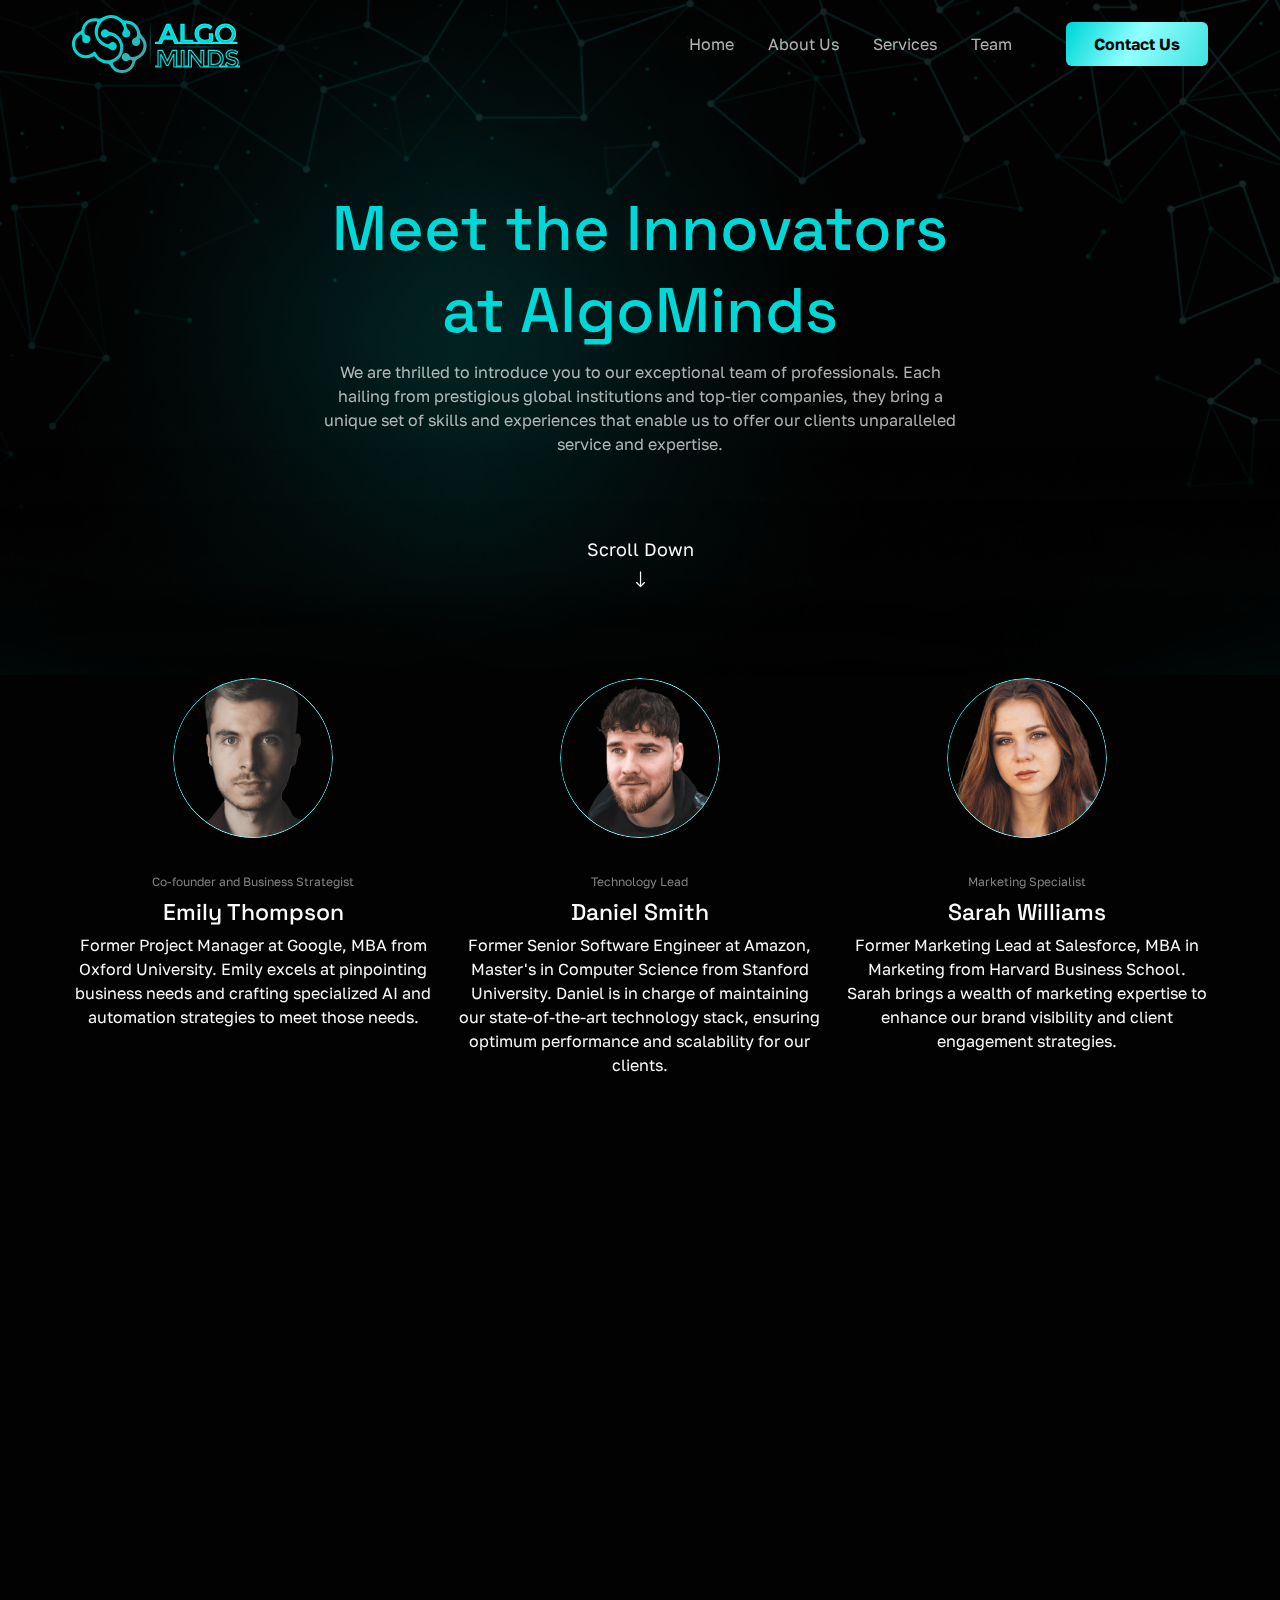
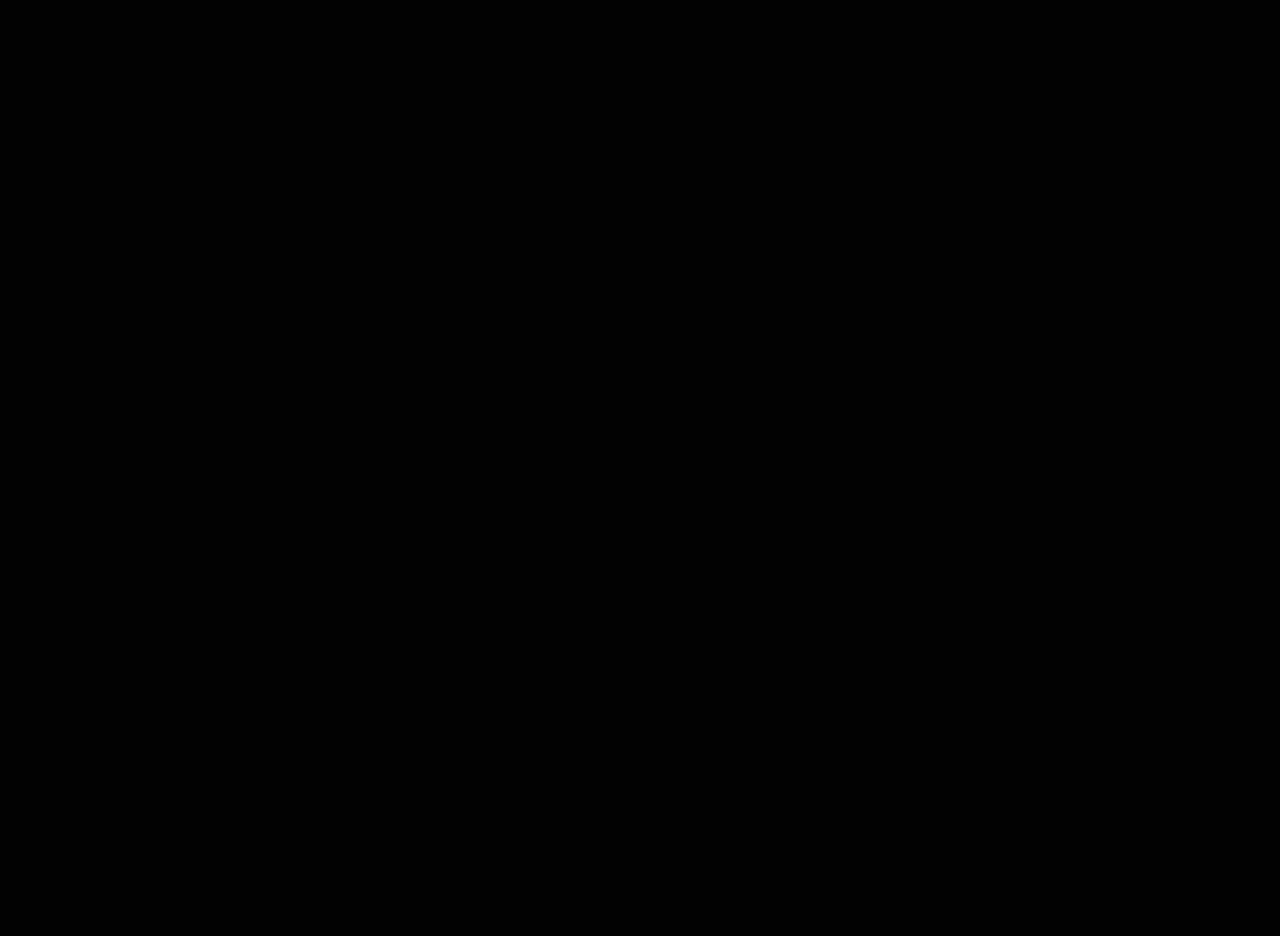
<file: team.html>
<!doctype html>
<html class="no-js" lang="">
    <head>
        <meta charset="utf-8">
        <meta http-equiv="x-ua-compatible" content="ie=edge">
        <title>Team</title>
        <meta name="description" content="">
        <meta name="viewport" content="width=device-width, initial-scale=1"> 
		<link rel="shortcut icon" type="image/x-icon" href="#">
        <!-- Place favicon.ico in the root directory -->
        
		<!-- CSS here -->
        <link rel="stylesheet" href="assets/css/aos.css">
        <link rel="stylesheet" href="assets/css/bootstrap.min.css">
        <link rel="stylesheet" href="assets/css/owl.carousel.min.css"> 
        <link rel="stylesheet" href="assets/css/fontawesome.min.css">  
        <link rel="stylesheet" href="assets/css/style.css">
        <link rel="stylesheet" href="assets/css/responsive.css">
    </head>
    <body>

       
    <!-- header-area START -->
    <div class="header-area">
        <div class="container">
            <div class="row align-items-center">
                <div class="col-lg-2 col-6">
                    <div class="logo-area">
                        <a href="index.html"><img src="assets/img/Logo.svg" alt=""></a>
                    </div>
                </div>
                <div class="col-lg-10 d-none d-lg-block text-right">
                    <div class="menu-area">
                        <nav>
                            <ul id="nav">
                                <li><a href="index.html">Home</a></li>
                                <li><a href="about.html">About Us</a></li> 
                                <li><a href="services.html">Services</a></li> 
                                <li><a href="team.html">Team</a></li>  
                            </ul>
                        </nav>
                        <a href="#" class="thm_btn">Contact Us</a>
                    </div>
                </div>
                <div class="col-6 d-block d-lg-none text-center">
                    <div class="mobile_nav">
                        <div class="bar">
                            <a class="bar-icon siteBar-btn" href="#">
                                <span></span>
                            </a>
                        </div>
                    </div>
                </div>
            </div>
        </div>
    </div>
        <!-- mobile-menu START -->
        <div class="mobile-menu">
            <a href="#" class="bars siteBar-btn"><svg class="bi bi-x" width="1em" height="1em" viewBox="0 0 16 16" fill="currentColor" xmlns="http://www.w3.org/2000/svg">
                <path fill-rule="evenodd" d="M11.854 4.146a.5.5 0 010 .708l-7 7a.5.5 0 01-.708-.708l7-7a.5.5 0 01.708 0z" clip-rule="evenodd"/>
                <path fill-rule="evenodd" d="M4.146 4.146a.5.5 0 000 .708l7 7a.5.5 0 00.708-.708l-7-7a.5.5 0 00-.708 0z" clip-rule="evenodd"/>
            </svg></a> 
            <a href="#" class="thm_btn Contact">Contact Us</a>
            <nav> 
                <ul>
                    <li><a href="index.html">Home</a></li>
                    <li><a href="about.html">About Us</a></li> 
                    <li><a href="services.html">Services</a></li> 
                    <li><a href="team.html">Team</a></li>  
                </ul>
            </nav> 
        </div> 
    <!-- header-area END -->


    <main>
        

        <!--------- Section START ---------->
        <section class="team-area mt_100 mb_100">
            <div class="container">
                <div class="row">
                    <div class="col-lg-12 text-center mb_50">
                        <div class="sec_title" data-aos="fade-up" >
                            <h1 class="title">
                                <span>Meet the Innovators  <br>
                                    at AlgoMinds</span>
                            </h1>
                            <p>We are thrilled to introduce you to our exceptional team of professionals. Each hailing from prestigious global institutions and top-tier companies, they bring a unique set of skills and experiences that enable us to offer our clients unparalleled service and expertise.</p>
                            <div class="Scroll_btn">
                                <a href="#">
                                    Scroll Down
                                    <i class="fal fa-long-arrow-down"></i>
                                </a>
                            </div>
                        </div>
                    </div>
                </div>
                <div class="row">
                    <div class="col-lg-4 col-md-6">
                        <div class="team_blk" data-aos="zoom-in-up">
                            <i>
                                <img src="assets/img/team-1.png" alt="">
                            </i>
                            <small>Co-founder and Business Strategist</small>
                            <h4>Emily Thompson</h4>
                            <p>Former Project Manager at Google, MBA from Oxford University. Emily excels at pinpointing business needs and crafting specialized AI and automation strategies to meet those needs.
                            </p>
                        </div>
                    </div>
                    <div class="col-lg-4 col-md-6">
                        <div class="team_blk" data-aos="zoom-in-up">
                            <i>
                                <img src="assets/img/team-2.png" alt="">
                            </i>
                            <small>Technology Lead</small>
                            <h4>Daniel Smith</h4>
                            <p>Former Senior Software Engineer at Amazon, Master's in Computer Science from Stanford University.  Daniel is in charge of maintaining our state-of-the-art technology stack, ensuring optimum performance and scalability for our clients.</p>
                        </div>
                    </div>
                    <div class="col-lg-4 col-md-6">
                        <div class="team_blk" data-aos="zoom-in-up">
                            <i>
                                <img src="assets/img/team-3.png" alt="">
                            </i>
                            <small>Marketing Specialist</small>
                            <h4>Sarah Williams</h4>
                            <p>Former Marketing Lead at Salesforce, MBA in Marketing from Harvard Business School. Sarah brings a wealth of marketing expertise to enhance our brand visibility and client engagement strategies.</p>
                        </div>
                    </div>
                    <div class="col-lg-4 col-md-6">
                        <div class="team_blk" data-aos="zoom-in-up">
                            <i>
                                <img src="assets/img/team-4.png" alt="">
                            </i>
                            <small>Lead Developer</small>
                            <h4>William Davis</h4>
                            <p>Former Software Developer at Microsoft, Bachelor's in Computer Science from Imperial College London. William's strong programming skills enable us to execute complex projects efficiently without sacrificing quality.</p>
                        </div>
                    </div>
                    <div class="col-lg-4 col-md-6">
                        <div class="team_blk" data-aos="zoom-in-up">
                            <i>
                                <img src="assets/img/team-5.png" alt="">
                            </i>
                            <small>Client Relationship Manager</small>
                            <h4>Laura Johnson</h4>
                            <p>Former Customer Success Manager at Adobe, Bachelor’s in Communication Studies from the University of Cambridge. Laura is the first point of contact for our clients, providing world-class customer service that consistently exceeds expectations.</p>
                        </div>
                    </div>
                    <div class="col-lg-4 col-md-6">
                        <div class="team_blk" data-aos="zoom-in-up">
                            <i>
                                <img src="assets/img/team-6.png" alt="">
                            </i>
                            <small>Data Analyst</small>
                            <h4>Mark Wilson</h4>
                            <p>Former Data Scientist at Tesla, Master's in Data Analytics from MIT. Mark's expertise in data analysis allows us to make data-driven decisions that align perfectly with our clients' objectives.</p>
                        </div>
                    </div>
                </div>
            </div>
        </section>
        <!--------- Section End ---------->
        

        <!--------- Section START ---------->
        <section class="newletter-area mb_100 ellipse" data-aos="zoom-in-down" >
            <div class="container">
                <div class="row">
                    <div class="col-lg-12">
                        <div class="newletter_wrp">
                            <h1>What Are You Waiting For?</h1>
                            <p>"Seize the future today with AlgoMinds. Don't let innovation pass you by. Join businesses just like yours who are transforming their operations, boosting efficiency, and skyrocketing their ROI with our cutting-edge AI and automation solutions."</p>
                            <div class="mail_box">
                                <input type="text" placeholder="Email here...">
                                <a href="#">SUBMIT</a>
                            </div>
                        </div>
                    </div>
                </div>
            </div>
        </section>
        <!--------- Section End ---------->




    </main>

    <!---------footer Section START ---------->
    <footer class="footer-area ellipseA" data-aos="fade-up" >
        <div class="container">
            <div class="row">
                <div class="col-lg-5">
                    <div class="footer_left">
                        <a href="#"><img src="assets/img/Logo.svg" alt=""></a>
                        <p>Join us on the journey to embrace the future. Experience the transformational impact of AI and automation with Algominds.</p>
                    </div>
                </div>
                <div class="col-lg-7">
                    <div class="footer_nav">
                        <ul>
                            <li>
                                <h5>Main Menu</h5>
                            </li>
                            <li><a href="index.html">Home</a></li>
                            <li><a href="about.html">About Us</a></li> 
                            <li><a href="services.html">Services</a></li> 
                            <li><a href="team.html">Team</a></li>  
                        </ul>
                        <ul>
                            <li>
                                <h5>Legal</h5>
                            </li>
                            <li><a href="conditions.html">Terms </a></li>
                            <li><a href="Privacy-Policy.html">Privacy</a></li>
                        </ul>
                        <ul>
                            <li>
                                <h5>Contact Info</h5>
                            </li>
                            <li><a href="mailto:info@algomind.com"><i class="fas fa-envelope"></i> info@algomind.com</a></li>
                        </ul>
                    </div>
                </div>
                <div class="col-lg-12">
                    <div class="footer_btm">
                        <p>© Algominds 2023. All Rights Reserved.</p>
                    </div>
                </div>
            </div>
        </div>
    </footer>
    <!---------footer Section End ---------->

		<!-- JS here --> 
        <script src="assets/js/jquery-3.4.1.min.js"></script>
        <script src="assets/js/popper.min.js"></script>
        <script src="assets/js/bootstrap.min.js"></script>
        <script src="assets/js/owl.carousel.min.js"></script> 
        <script src="assets/js/aos.js"></script>
        <script src="assets/js/main.js"></script>
    </body>
</html>
</file>
<file: assets/css/style.css>
/*   Theme default css */
@import url('https://fonts.googleapis.com/css2?family=Golos+Text:wght@400;500;600;700;800;900&family=Space+Grotesk:wght@300;400;500;600;700&display=swap');
/* ======font family=========
font-family: 'Golos Text', sans-serif;
font-family: 'Space Grotesk', sans-serif;
*/
:root{
  --gdColor: linear-gradient(119deg, #00D8D8 3.08%, #92FFFF 48.54%, #43E3E0 97.34%);
  --thmColor: #00D8D8;
  --f18 : 18px;
  --f20 : 20px;
  --f22 : 22px;
  --f23: 23px;
  --f28 : 28px;
  --f30 : 30px;
  --f32 : 32px;
  --f36 : 36px;
  --f40 : 40px;
  --f44 : 44px;
  --f63 : 63px;
}


body {
  font-weight: 400;
  font-size: 16px;
  margin: 0;
  padding: 0;
  background-color: #020202;
  color: #FAFAFA;
  font-family: 'Golos Text', sans-serif;
}

p{
  opacity: 0.7;
  line-height: 24px;
}
  
button {
  cursor: pointer; 
}

a:focus,
button:focus {
  text-decoration: none;
  outline: none; }

a:focus,
a:hover {
  /* color: inherit; */
  text-decoration: none;
  }

a,
button {
  color: inherit;
  outline: medium none; 
  text-decoration: none;
}

button:focus, input:focus, input:focus, textarea, textarea:focus {
  outline: 0; }

 
h1,
h2,
h3,
h4,
h5,
h6 {
  margin-top: 0px;
  font-weight: 500;
  font-family: 'Space Grotesk', sans-serif;
 }

h1 a,
h2 a,
h3 a,
h4 a,
h5 a,
h6 a {
  color: inherit; }

h1 {
  font-size: var(--f44);
  font-weight: 500;
  }

h2 {
  font-size: 35px; }

h3 {
  font-size: var(--f30);
  }

h4 {
  font-size: var(--f23);
  }

h5 {
  font-size: var(--f18);
  }

h6 {
  font-size: 16px; }

ul {
  margin: 0px;
  padding: 0px; }

li {
  list-style: none; }

  img{
    max-width: 100%;
  }

.pb_150{padding-bottom: 150px;}
.pb_100{padding-bottom: 100px;}
.pb_50{padding-bottom: 50px;}
.pt_150{padding-top: 150px;}
.pt_100{padding-top: 100px;}
.pt_50{padding-top: 50px;}

.mb_150{margin-bottom: 150px;}
.mb_100{margin-bottom: 100px;}

section {
    position: relative;
}
.mb_50{margin-bottom: 50px;}
.mt_150{margin-top: 150px;}
.mt_100{margin-top: 100px;}
.mt_50{margin-top: 50px;}
 
.thm_btn{
    background: var(--gdColor);
    color: #060B0B;
    font-weight: 700;
    line-height: 1;
    padding: 14px 28px;
    border-radius: 6px;
    display: inline-block;
    transition: all .3s;
}

.thm_btn:hover {
    background: linear-gradient(10deg, #00D8D8 3.08%, #92FFFF 48.54%, #43E3E0 97.34%);
}

.container{
  max-width: 1160px;
}

.ellipse::before,.ellipseA::after{
  content: "";
  position: absolute;
  width: 243.472px;
  height: 243.472px;
  background: var(--Gradient, linear-gradient(203deg, #03FDFC 12.27%, #00D8D8 97.03%));
  filter: blur(182.41317749023438px);
}

.ellipse {
    position: relative;
}

.ellipseA::after {
  right: 0;
  top: 0;
}

/* default-css END 
================================== */
 


.header-area {
  padding: 15px 0;
  width: 100%;
  z-index: 99;
}

.header-area:before {
    content: "";
    position: absolute;
    width: 100%;
    height: 75%;
    left: 0;
    top: 0;
    background-image: url(../img/background.png);
    background-size: cover;
    z-index: -2;
    background-position: center;
}

::before {}
.menu-area nav ul li {
  list-style: none;
  display: inline-block;
}

.menu-area nav ul li a {
  font-size: 16px;
  display: inline-block;
  margin-right: 30px;
  position: relative;
  opacity: 0.7;
  transition: all .3s ease-in-out;
}

.menu-area nav ul li a:hover {
    color: var(--thmColor);
    opacity: 1;
}
.menu-area{
    display: flex;
    justify-content: end;
    align-items: center;
    gap: 24px;
}

/* humbergar */
.bar a {
  width: 35px;
  height: 35px;
  float: right;
  position: relative;
} 
.bar a span {
  width: 90%;
  height: 2px;
  background: var(--thmColor);
  display: block;
  position: relative;
  top: 17px;
  border-radius: 30px;
  transition: .3s;
} 
.bar a span:before {right: 0;content: "";position: absolute;width: 110%;height: 100%;background: var(--thmColor);bottom: 10px;border-radius: 30px;transition: .3s;} 
.bar a span:after {right: 0;content: "";position: absolute;width: 80%;height: 100%;background: var(--thmColor);bottom: -10px;border-radius: 30px;transition: .3s;}
 
/* humbarger END */
 

/* mobile-menu START */
.mobile-menu {
  position: fixed;
  width: 320px;
  height: 100vh;
  background: rgb(0 0 0 / 89%);
  z-index: 99;
  box-shadow: 0px 0px 19px -1px #373737;
  top: 0;
  left: 0;
  transition: .3s;
  margin-left: -400px;
  padding-left: 40px;
  padding-top: 100px;
}

a.thm_btn.Contact {
    position: absolute;
    bottom: 0;
    left: 90px;
    bottom: 50px;
}
.siteBar{
  margin-left: 0; 
}
.mobile-menu ul#pills-tab {
  margin-top: 90px;
  margin-bottom: 35px !important;
  display: block;
}
.mobile-menu  nav ul li {
  list-style: none;
  display: block;
}

.mobile-menu nav ul li a {
  font-size: 18px;
  line-height: 50px;
  transition: 1.3s;
}

.mobile-menu a.bars {
  position: absolute;
  right: 20px;
  top: 15px;
  width: 40px;
  height: 40px;
  text-align: center;
  line-height: 40px;
  border-radius: 50%;
  font-size: 40px;
  color: var(--thmColor);
}

/* Header section END */


/*============ Area Start =============*/
.hero-area {text-align: center;}

.hero-img {
    z-index: -4;
}

.hero-img:before,.hero-img:after {
    top: 50%;
    transform: translateY(-50%);
}

.hero-area:before {
    width: 156.786px;
    height: 156.786px;
    left: 50%;
    transform: translateX(-50%);
    top: 264px;
}

.hero-content {
    max-width: 980px;
    margin-inline: auto;
    margin: 70px auto 100px;
}

.hero-content {}

.hero-content p {
    max-width: 640px;
    margin-inline: auto;
    margin-bottom: 30px;
}
.container {
}
.row {
}
.col-lg-12 {
}
.title {font-size: var(--f63);font-style: normal;font-weight: 500;line-height: 81.9px;}

.title span {
    color: var(--thmColor);
}
.thm_btn {
}
/*============ Area End =============*/


/*============ Area Start =============*/

.plane-area:before {left: -60px;}

::before {}
.col-lg-6 {
}
.plane_text {
}

.plane-area {
    padding-top: 50px;
}

.plane_text a {margin-top: 20px;}

.plane_text p {
    margin-bottom: 24px;
}

.plane-img {
    text-align: right;
}

.plane-img:before {
    left: 50%;
    top: 50%;
    transform: translate(-50%, -50%);
}
/*============ Area End =============*/


/*============ Area Start =============*/

.service-area {position: relative;}

.service-area:before {
    top: 50%;
}

.service-area:after {
    top: 0;
}
.col-lg-3 {
}
.service-blk {border-radius: 16px;border: 1px solid rgba(3, 249, 248, 0.48);background: rgba(0, 216, 216, 0.02);backdrop-filter: blur(32px);padding: 24px;position: relative;overflow: hidden;}

.service-blk i {
    display: block;
    height: 120px;
    width: 120px;
    display: flex;
    justify-content: center;
    margin-left: auto;
    margin-bottom: -24px;
    margin-top: 40px;
    margin-right: -23px;
    /* background: var(--thmColor); */
}

.service-blk i img {
    mix-blend-mode: color;
}

.service-blk:before,.feedback_blk:before {
    content: "";
    position: absolute;
    width: 100px;
    height: 90px;
    bottom: 0;
    right: 0;
    background: var(--Teal, #03F9F8);
    filter: blur(74.5px);
}

.service-blk h5 {
    font-weight: 500;
}

.service-blk h4 {
    font-weight: 500;
}
.svc_wrp {border-radius: 16px;border: 1px solid rgba(226, 255, 254, 0.20);padding: 30px 20px;overflow: hidden;}

.svc_wrp .row {
    align-items: center;
}
.col-lg-4 {
}
.svc_blk {display: flex;align-items: center;gap: 20px;}

.svc_blk span {font-size: var(--f63);background: var(--Stroke-gradient, linear-gradient(267deg, rgba(3, 253, 252, 0.00) -32.83%, #00D8D8 92.3%));background-clip: text;-webkit-background-clip: text;-webkit-text-fill-color: transparent;line-height: 1.3;}

.svc_blk h5 {
    margin-bottom: 0;
    opacity: .7;
    max-width: 100px;
}
/*============ Area End =============*/


/*============ Area Start =============*/

.feedback-area {overflow: hidden;}

.sec_title p {
    max-width: 647px;
    margin-inline: auto;
    margin-bottom: 80px;
}
.sec_title {
}
.feedback_slider .owl-stage-outer {padding-left: 5px;margin-right: -1000px;}

.feedback_slider {}

.feedback_slider .owl-nav {
    display: flex;
    gap: 10px;
    position: absolute;
    top: -50px;
    right: 0;
    font-size: var(--f18);
}
.owl-carousel {
}
.feedback_blk:after,.svc2_blk:after {border-radius: 16px;border: 1px solid transparent;background: linear-gradient(0deg,#03fdfc61,#00D8D8) border-box;-webkit-mask: linear-gradient(#fff 0 0) padding-box, linear-gradient(#fff 0 0);-webkit-mask-composite: destination-out;mask-composite: exclude;content: "";position: absolute;width: 100%;height: 100%;top: 0;left: 0;opacity: .5;}

.left-btm:before {
    right: auto;
    left: 0;
}

.feedback_blk {
    position: relative;
    padding: 20px;
    padding-bottom: 90px;
    background: rgba(0, 216, 216, 0.02);
    overflow: hidden;
    border-radius: 16px;
}

.top-right:before {
    bottom: auto;
}

.left-top:before {right: auto;bottom: auto;}
/*============ Area End =============*/


/*============ Area Start =============*/

.contact-area {position: relative;}
.col-lg-5 {
}
.map {border-radius: 12px;overflow: hidden;}

.map iframe {
    border-radius: 12px;
}
.col-lg-7 {
}
.contact-form {border-radius: 16px;border: 1px solid rgba(255, 255, 255, 0.31);background: rgba(255, 255, 255, 0.04);backdrop-filter: blur(14px);padding: 24px;padding-bottom: 40px;height: 100%;}

.contact-form a {
    width: 100%;
    text-align: center;
    margin-top: 30px;
    height: 56px;
    display: flex;
    align-items: center;
    justify-content: center;
}

.contact-form h4 {
    margin-bottom: 4px;
}
.input_blk {margin-top: 15px;height: 56px;}

.input_blk.textarea {
    height: 124px;
}

.input_blk input,.input_blk textarea {
    width: 100%;
    border-radius: 8px;
    border: 1.036px solid rgba(255, 255, 255, 0.06);
    background: rgba(255, 255, 255, 0.04);
    backdrop-filter: blur(12px);
    height: 100%;
    padding: 16px;
    color: #fff;
}

.input_blk textarea {
}
/*============ Area End =============*/


/*============ Area Start =============*/

.newletter-area:before {top: -163px;}
.newletter_wrp {background: url(../img/newsLetter-bg.png);text-align: center;border-radius: 16px;padding: 50px;color: #000;background-size: cover;background-position: center;}

.newletter_wrp h1 {
    margin-bottom: 18px;
}

.newletter_wrp p {
    max-width: 780px;
    margin-inline: auto;
    font-size: var(--f18);
    margin-bottom: 30px;
}
.mail_box {border-radius: 6px;border: 1px solid #000;background: rgba(255, 255, 255, 0.08);backdrop-filter: blur(50px);width: 100%;margin: auto;max-width: 540px;display: flex;align-items: center;height: 52px;}

.mail_box a {
    width: 100%;
    max-width: 230px;
    background: #000;
    color: #fff;
    border-radius: 6px;
    height: 100%;
    display: flex;
    align-items: center;
    justify-content: center;
}

.mail_box input {
    width: 100%;
    background: no-repeat;
    border: none;
    padding: 13px;
}

.mail_box input::placeholder {
    color: rgba(0, 0, 0, 0.51);
}
/*============ Area End =============*/


/*============ Area Start =============*/

.footer-area {border-top: 1px solid #909997;padding-top: 80px;padding-bottom: 50px;position: relative;overflow: hidden;}

.footer-area:after {
    bottom: -140px;
    top: auto;
    width: 213px;
    height: 237px;
}
.footer_left {
}

.footer_left p {
    max-width: 420px;
}

.footer_left a {
    display: block;
    margin-bottom: 15px;
}
.footer_nav {display: flex;justify-content: space-between;margin-left: auto;}

.footer_nav a {
    opacity: 0.8;
    line-height: 2;
    display: block;
    transition: all .3s;
}

.footer_nav a:hover {
    opacity: 1;
    color: var(--thmColor);
}

.footer_nav a i {margin-right: 6px;}

.footer_nav h5 {
    font-weight: 500;
}
.footer_btm {margin-top: 40px;}

.footer_btm p {
    margin-bottom: 0;
    opacity: .5;
}
/*============ Area End =============*/


/*============Services Area Start =============*/

.extra-arr{
    position: absolute;
    top: 115%;
    width: 100%;
}
.Scroll_btn a {display: flex;flex-direction: column;gap: 7px;font-size: var(--f18);}
.Services_v2 {display: flex;flex-wrap: wrap;gap: 27px;justify-content: center;}
.svc2_blk {border-radius: 16px;background: linear-gradient(134deg, rgba(32, 120, 161, 0.10) 1.45%, rgba(0, 216, 216, 0.05) 53.09%, rgba(32, 120, 161, 0.20) 98.1%);padding: 30px;max-width: 360px;position: relative;}

.svc2_blk p {
    margin-bottom: 0;
}

.svc2_blk h3 {
    margin: 30px 0;
}
.svc_nav {max-width: 930px;margin: auto;margin-top: 70px;}

.svc_nav ul {
    display: flex;
    flex-wrap: wrap;
    gap: 16px;
    justify-content: center;
    align-items: center;
}

.svc_nav ul a {
    border-radius: 16px;
    background: #A8FFFC;
    color: #000;
    font-size: var(--f18);
    font-weight: 500;
    font-family: 'Space Grotesk';
    padding: 8px 20px;
    display: inline-block;
    transition: all .3s;
}

.svc_nav ul a:hover {
    background: var(--thmColor);
}
/*============Services Area End =============*/


/*============algoMind Area Start =============*/

.algoMind-area {
}

section.algoMind-area .title {
    margin-bottom: 60px;
}
.algoMind_blk {border: 1px solid var(--Butto--gradient, #00D8D8);padding: 30px 40px;height: 100%;transition: all .3s;}

.algoMind_blk:hover {
    box-shadow: 0 5px 15px rgb(0 216 216 / 23%);
}

.algoMind_blk h3 {
    margin-bottom: 30px;
    width: 250px;
}
/*============algoMind Area End =============*/


/*============future Area Start =============*/
.future-area {
}

.future-area .row {
    align-items: center;
    margin-bottom: 50px;
}
.future_text {
}

.future_text h1 {
    color: var(--thmColor);
}

.future_text p {
    font-size: 19px;
    line-height: 28.5px;
}
.future_img {
}
/*============future Area End =============*/


/*============team Area Start =============*/
.team-area {
}
.team_blk {text-align: center;margin-top: 40px;}

.team_blk i {
    width: 160px;
    height: 160px;
    display: flex;
    align-items: center;
    justify-content: center;
    position: relative;
    margin: auto;
    margin-bottom: 30px;
    border-radius: 50%;
    overflow: hidden;
    transition: all .3s;
}

.team_blk:hover i {
    scale: 1.1;
}

.team_blk i img {
    width: 100%;
    height: 100%;
}

.team_blk i:before {
    content: "";
    position: absolute;
    width: 100%;
    height: 100%;
    top: 0;
    left: 0;
    border-radius: 50%;
    border: 1px solid transparent;
    background: var(--gdColor) border-box;
    -webkit-mask: linear-gradient(#fff 0 0) padding-box, linear-gradient(#fff 0 0);
    -webkit-mask-composite: destination-out;
    mask-composite: exclude;
}

.team_blk p {
    opacity: 1;
}

.team_blk h4 {
    margin: 7px 0;
}

.team_blk small {
    color: #828282;
}
/*============team Area End =============*/


/*============terms Area Start =============*/
.terms-area {margin: 100px 0 100px;}
.container {
}
.row {
}
.col-lg-12 {
}
.text-center {
}
.terms_content {
}

.terms_content p {
    max-width: 760px;
    margin: auto;
    font-size: 19px;
    line-height: 28.5px;
    margin-top: 30px;
}
.title {
}
/*============terms Area End =============*/


/*============ Area Start =============*/

/*============ Area End =============*/
</file>
<file: assets/css/responsive.css>
/* Big screen :1200px. */
@media (min-width: 1200px) and (max-width: 1500px) {


}


/* Normal screen :992px. */
@media (min-width: 992px) and (max-width: 1200px) {


}

 
/* Tablet screen :768px. */
@media (min-width: 768px) and (max-width: 991px) {
    :root {
        --f18 : 18px;
        --f20 : 20px;
        --f22 : 22px;
        --f23 : 23px;
        --f28 : 28px;
        --f30 : 30px;
        --f32 : 32px;
        --f36 : 36px;
        --f40 : 40px;
        --f44 : 44px;
        --f63 : 43px;
    }

    .title {
        line-height: 1.5;
    }

    .plane-area .row {
        flex-direction: column-reverse;
    }
    
    .plane_text {
        text-align: center;
        max-width: 500px;
        margin-inline: auto;
        margin-top: 50px;
    }
    
    .plane_text p {
        margin-bottom: 50px;
    }
    
    .plane-img {
        text-align: center;
    }
    .service-blk {
        margin-bottom: 20px;
    }
    .contact-area {
        padding: 0 100px;
    }
    
    .contact-form {
        margin-top: 30px;
    }
    
    .footer_left {
        text-align: center;
    }
    
    .footer_left p {
        margin: 20px auto 50px;
    }
    .future-area .row:nth-child(2) {
        flex-direction: column-reverse;
    }
    
    .future_text {
        text-align: center;
        margin: 30px;
    }
    
    .future_img {
        text-align: center;
    }
    .Services_v2 {
        flex-wrap: wrap;
    }
    
    .svc2_blk {
        width: 45%;
    }
    
    .algoMind_blk{
        margin-bottom: 20px;
        height: auto;
    }
    .svc_nav ul a {
        font-size: 15px;
    }
}

 
/* small screen :320px. */
@media (max-width: 767px) {
    :root {
        --f18 : 18px;
        --f20 : 20px;
        --f22 : 22px;
        --f23 : 23px;
        --f28 : 28px;
        --f30: 24px;
        --f32: 26px;
        --f36 : 36px;
        --f40 : 40px;
        --f44: 30px;
        --f63: 33px;
    }
    .mt_100{
        margin-top: 70px;
    }

.mb_150 {
    margin-bottom: 80px;
}
    .mb_100{
        margin-bottom: 70px;
    }
    .thm_btn {
        font-size: 14px;
        padding: 14px 22px;
    }
    .title {
        line-height: 1.3;
    }

    
    .footer_left {
        text-align: center;
    }
    
    .footer_left p {
        margin: 20px auto 50px;
    }
    .plane-area .row {
        flex-direction: column-reverse;
    }
    
    .plane_text {
        text-align: center;
        max-width: 500px;
        margin-inline: auto;
        margin-top: 50px;
    }
    
    .plane_text p {
        margin-bottom: 50px;
    }
    
    .plane-img {
        text-align: center;
    }
    .service-blk {
        margin-bottom: 20px;
    }
    .contact-area {
    }
    
    .contact-form {
        margin-top: 30px;
    }
    .hero-img.ellipse.ellipseA {
        display: none;
    }
    
    .svc_wrp {
        max-width: 320px;
        margin-inline: auto;
    }
    
    .svc_blk {
        justify-content: center;
        flex-direction: column;
        gap: 5px;
        text-align: center;
        margin: 16px 0;
    }
    
    .container {
        padding: 0 20px;
    }
    
    .map iframe {
        height: 300px;
    }
    
    .newletter_wrp {
        padding: 30px;
    }
    
    .mail_box {
        flex-direction: column;
        height: auto;
        border: none;
    }
    
    .mail_box a {
        max-width: 100%;
        padding: 14px 0;
    }
    
    .mail_box input {
        border: 1px solid #000;
        border-radius: 6px;
        margin-bottom: 10px;
    }
    
    .footer_nav {
        flex-direction: column;
        gap: 30px;
    }
    
    .footer_btm {
        text-align: center;
        font-size: 14px;
    }
    .future-area .row:nth-child(2) {
        flex-direction: column-reverse;
    }
    
    .future_text {
        text-align: center;
        margin: 30px 0;
    }
    
    .future_img {
        text-align: center;
    }
    .future_text p {
        font-size: 16px;
    }
    
    .svc2_blk h3 {
        margin-bottom: 15px;
    }
    .terms_content p {
        font-size: 16px;
        line-height: 1.4;
    }
    .algoMind_blk{
        margin-bottom: 20px;
        height: auto;
        max-width: 320px;
        margin-inline: auto;
    }
    .svc_nav ul a {
        font-size: 15px;
    }
}
 
/* Large Mobile screen :480px. */
@media only screen and (min-width: 480px) and (max-width: 767px) {
.container {width:450px}
 
}
</file>
